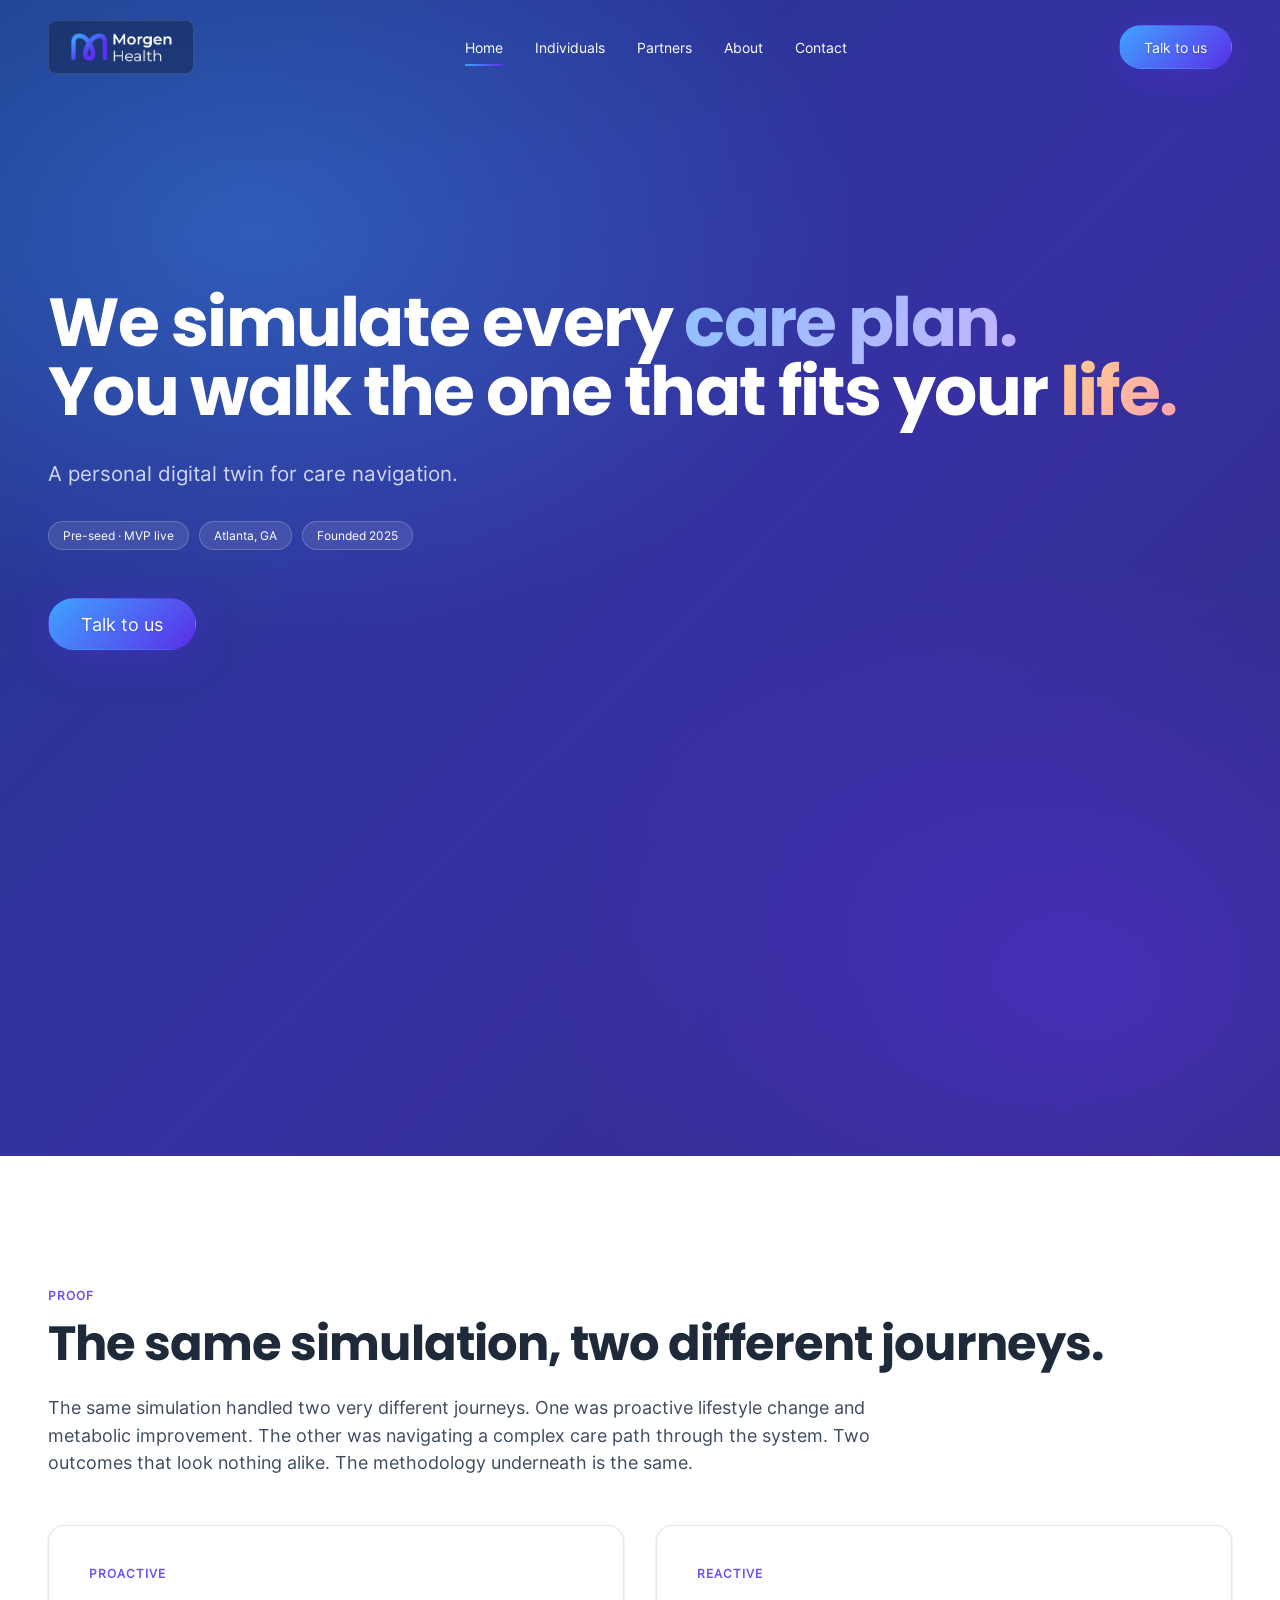
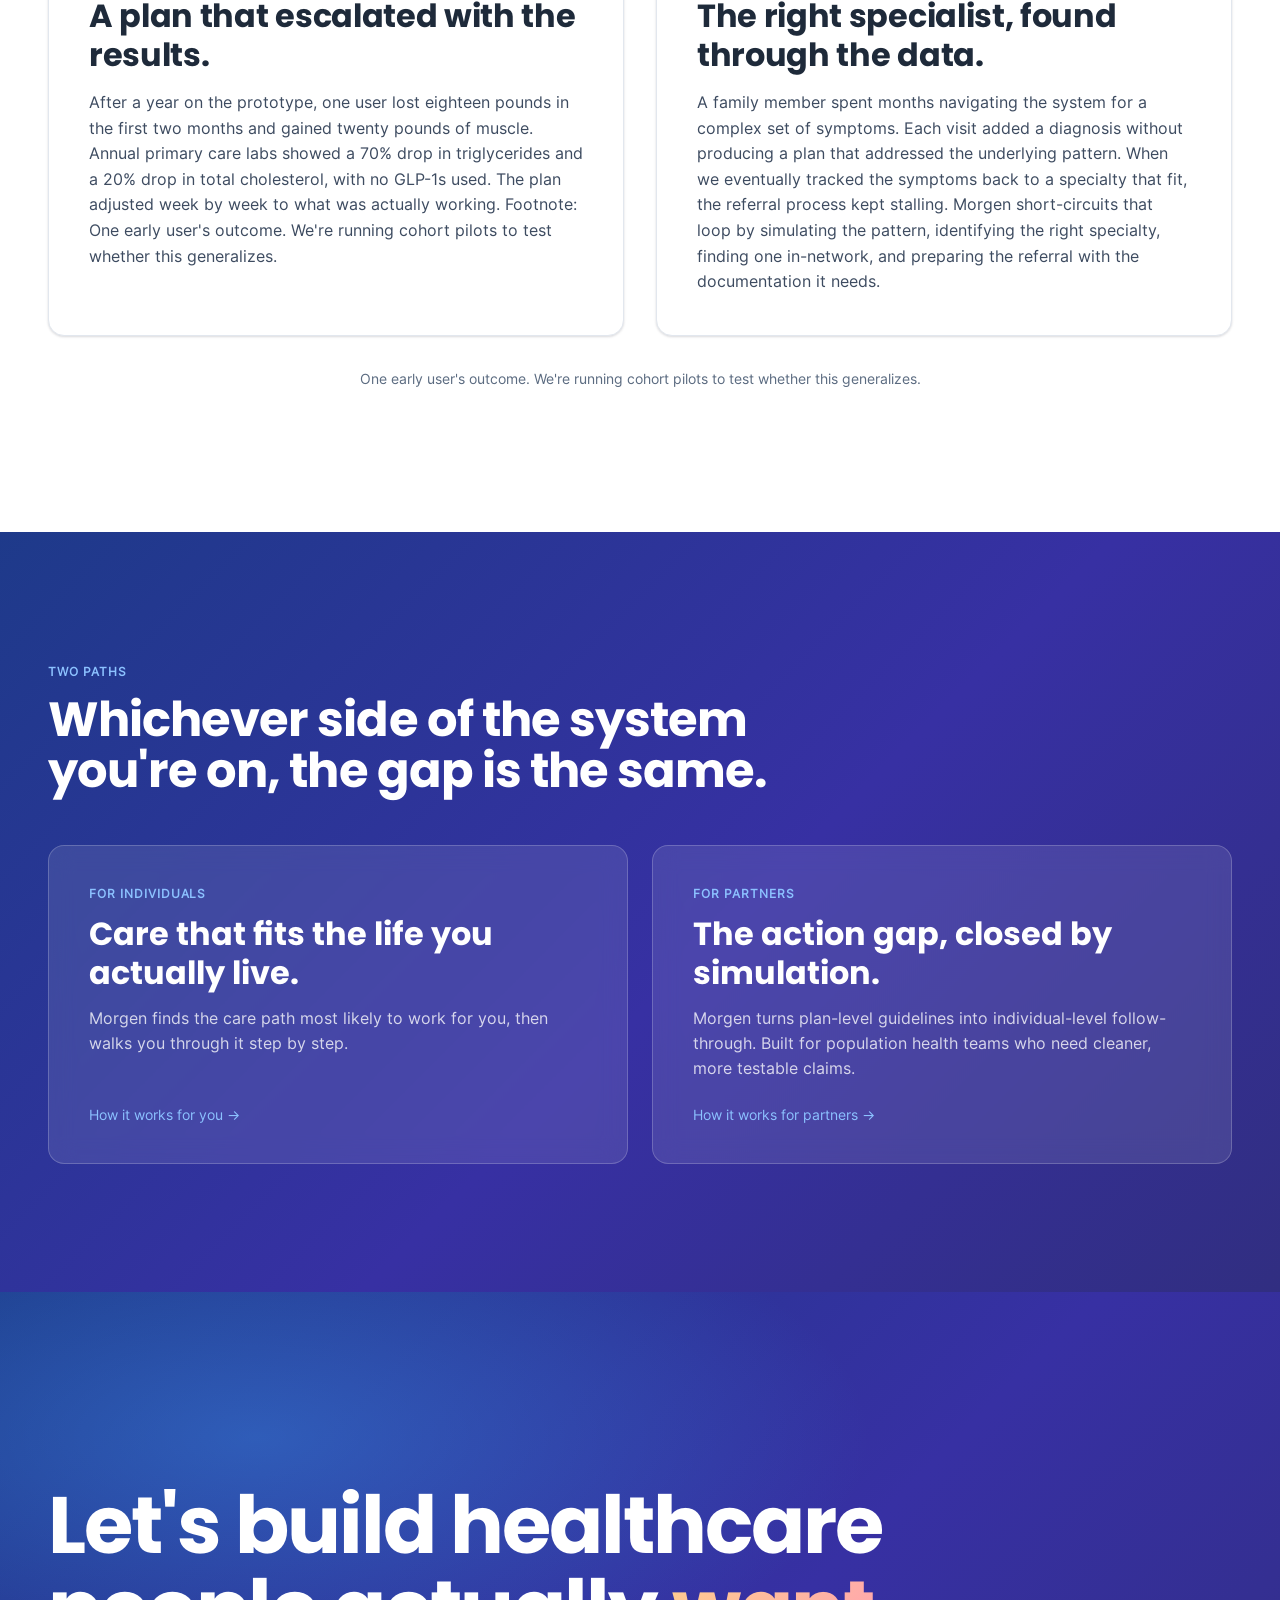
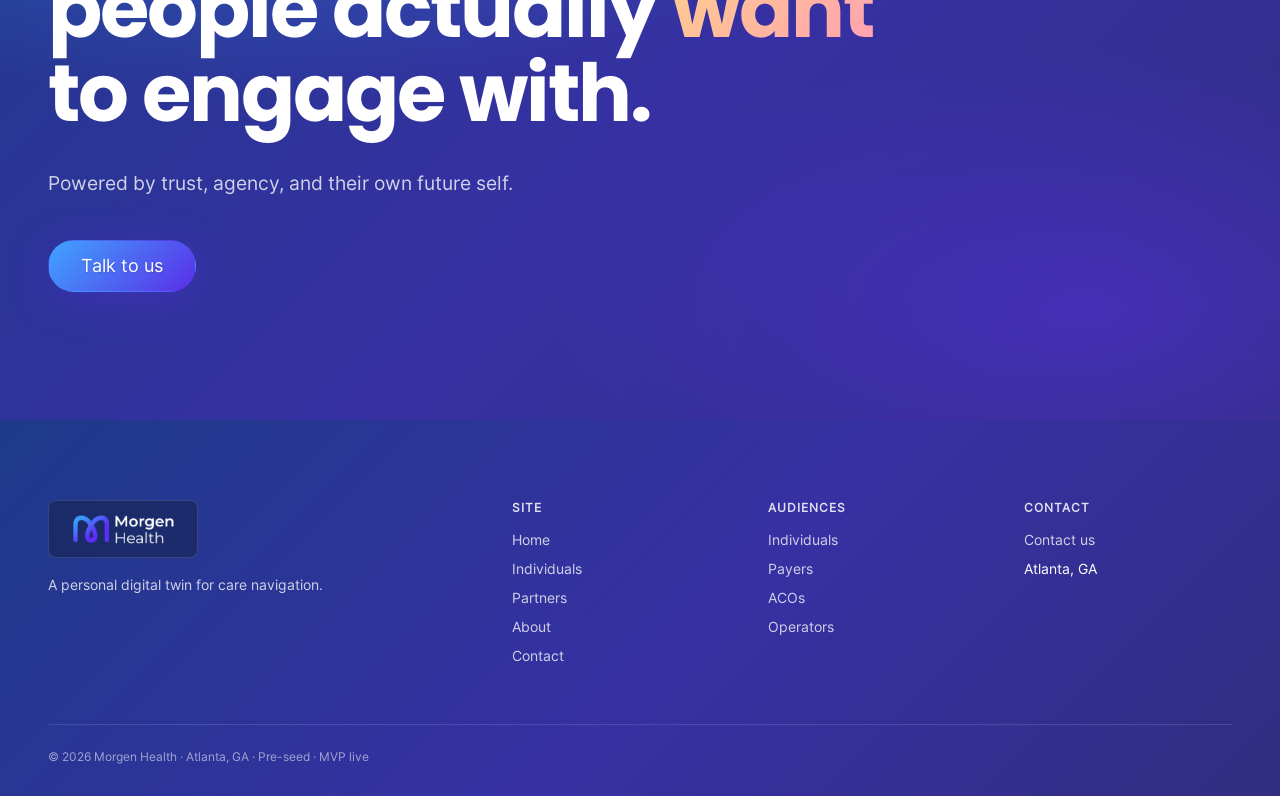
<file: index.html>
<!doctype html>
<html lang="en">
<head>
  <meta charset="utf-8">
  <meta name="viewport" content="width=device-width, initial-scale=1">
  <title>Morgen Health</title>
  <meta name="description" content="We simulate every care plan. You walk the one that fits your life. A personal digital twin for care navigation.">
  <meta property="og:title" content="Morgen Health">
  <meta property="og:description" content="We simulate every care plan. You walk the one that fits your life.">
  <meta property="og:type" content="website">
  <link rel="icon" href="assets/logos/morgen-mark.png" type="image/png">
  <link rel="stylesheet" href="styles/site.css">
</head>
<body>

  <a class="skip-link" href="#main-content">Skip to main content</a>

  <nav class="nav" aria-label="Primary">
    <a href="index.html" class="nav__logo" aria-label="Morgen Health home">
      <img class="logo-light" src="assets/logos/morgen-logo-horizontal-dark.png" alt="Morgen Health">
      <img class="logo-dark"  src="assets/logos/morgen-logo-horizontal.png" alt="Morgen Health">
    </a>
    <div class="nav__links">
      <a class="nav__link is-active" href="index.html">Home</a>
      <a class="nav__link" href="individuals.html">Individuals</a>
      <a class="nav__link" href="partners.html">Partners</a>
      <a class="nav__link" href="about.html">About</a>
      <a class="nav__link" href="contact.html">Contact</a>
    </div>
    <a class="btn btn--primary nav__cta" href="contact.html">Talk to us</a>
    <button class="nav__hamburger" aria-label="Open menu" aria-expanded="false">
      <svg width="24" height="24" viewBox="0 0 24 24" fill="none" stroke="currentColor" stroke-width="2" stroke-linecap="round" stroke-linejoin="round"><line x1="3" y1="6" x2="21" y2="6"/><line x1="3" y1="12" x2="21" y2="12"/><line x1="3" y1="18" x2="21" y2="18"/></svg>
    </button>
  </nav>
  <div class="nav__overlay" aria-hidden="true">
    <a class="nav__link is-active" href="index.html">Home</a>
    <a class="nav__link" href="individuals.html">Individuals</a>
    <a class="nav__link" href="partners.html">Partners</a>
    <a class="nav__link" href="about.html">About</a>
    <a class="nav__link" href="contact.html">Contact</a>
    <a class="btn btn--primary btn--lg nav__cta" href="contact.html">Talk to us</a>
  </div>

  <!-- Hero -->
  <header id="main-content" class="section section-grad">
    <div class="container hero">
      <h1 class="hero__headline">
        We simulate every <span class="text-grad-cool">care&nbsp;plan.</span><br>
        You walk the one that fits&nbsp;your&nbsp;<span class="text-grad-warm">life.</span>
      </h1>
      <p class="hero__sub">A personal digital twin for care navigation.</p>
      <div class="hero__pills">
        <span class="pill pill--dark">Pre-seed · MVP live</span>
        <span class="pill pill--dark">Atlanta, GA</span>
        <span class="pill pill--dark">Founded 2025</span>
      </div>
      <a class="btn btn--primary btn--lg hero__cta" href="contact.html">Talk to us</a>
    </div>
  </header>

  <!-- Dual proof -->
  <section class="section section-light">
    <div class="container">
      <div class="section__head">
        <span class="eyebrow section__eyebrow">Proof</span>
        <h2 class="section__title">The same simulation, two different journeys.</h2>
        <p class="section__lead">The same simulation handled two very different journeys. One was proactive lifestyle change and metabolic improvement. The other was navigating a complex care path through the system. Two outcomes that look nothing alike. The methodology underneath is the same.</p>
      </div>

      <div class="proof-grid">
        <div class="card-light proof-card">
          <span class="eyebrow">Proactive</span>
          <h3 class="proof-card__title">A plan that escalated with the results.</h3>
          <p class="proof-card__body">After a year on the prototype, one user lost eighteen pounds in the first two months and gained twenty pounds of muscle. Annual primary care labs showed a 70% drop in triglycerides and a 20% drop in total cholesterol, with no GLP-1s used. The plan adjusted week by week to what was actually working.

          Footnote:  One early user's outcome. We're running cohort pilots to test
           whether this generalizes.</p>
        </div>
        <div class="card-light proof-card">
          <span class="eyebrow">Reactive</span>
          <h3 class="proof-card__title">The right specialist, found through the data.</h3>
          <p class="proof-card__body">A family member spent months navigating the system for a complex set of symptoms. Each visit added a diagnosis without producing a plan that addressed the underlying pattern. When we eventually tracked the symptoms back to a specialty that fit, the referral process kept stalling. Morgen short-circuits that loop by simulating the pattern, identifying the right specialty, finding one in-network, and preparing the referral with the documentation it needs.</p>
        </div>
      </div>

     <p class="proof-footnote">One early user's outcome. We're running cohort pilots to test whether this generalizes.</p>
    </div>
  </section>

  <!-- Audience routing -->
  <section class="section section-ink">
    <div class="container">
      <div class="section__head">
        <span class="eyebrow section__eyebrow">Two paths</span>
        <h2 class="section__title">Whichever side of the system you're on, the gap is the same.</h2>
      </div>

      <div class="route-grid">
        <a class="route-card" href="individuals.html">
          <span class="route-card__eyebrow">For individuals</span>
          <h3 class="route-card__title">Care that fits the life you actually live.</h3>
          <p class="route-card__body">Morgen finds the care path most likely to work for you, then walks you through it step by step.</p>
          <span class="route-card__cta">How it works for you →</span>
        </a>
        <a class="route-card" href="partners.html">
          <span class="route-card__eyebrow">For partners</span>
          <h3 class="route-card__title">The action gap, closed by simulation.</h3>
          <p class="route-card__body">Morgen turns plan-level guidelines into individual-level follow-through. Built for population health teams who need cleaner, more testable claims.</p>
          <span class="route-card__cta">How it works for partners →</span>
        </a>
      </div>
    </div>
  </section>

  <!-- Final CTA -->
  <section class="section section-grad">
    <div class="container final-cta">
      <h2 class="final-cta__headline">
        Let's build healthcare<br>
        people actually <span class="text-grad-warm">want</span><br>
        to engage with.
      </h2>
      <p class="final-cta__sub">Powered by trust, agency, and their own future self.</p>
      <a class="btn btn--primary btn--lg" href="contact.html">Talk to us</a>
    </div>
  </section>

  <!-- Footer -->
  <footer class="footer">
    <div class="footer__grid">
      <div class="footer__brand">
        <img src="assets/logos/morgen-logo-horizontal-dark.png" alt="Morgen Health">
        <p>A personal digital twin for care navigation.</p>
      </div>
      <div class="footer__col">
        <h4>Site</h4>
        <ul>
          <li><a href="index.html">Home</a></li>
          <li><a href="individuals.html">Individuals</a></li>
          <li><a href="partners.html">Partners</a></li>
          <li><a href="about.html">About</a></li>
          <li><a href="contact.html">Contact</a></li>
        </ul>
      </div>
      <div class="footer__col">
        <h4>Audiences</h4>
        <ul>
          <li><a href="individuals.html">Individuals</a></li>
          <li><a href="partners.html">Payers</a></li>
          <li><a href="partners.html">ACOs</a></li>
          <li><a href="partners.html">Operators</a></li>
        </ul>
      </div>
      <div class="footer__col">
        <h4>Contact</h4>
        <ul>
          <li><a href="contact.html">Contact us</a></li>
          <li>Atlanta, GA</li>
        </ul>
      </div>
    </div>
    <div class="footer__bottom">© 2026 Morgen Health · Atlanta, GA · Pre-seed · MVP live</div>
  </footer>

  <script src="js/nav.js"></script>
</body>
</html>
</file>
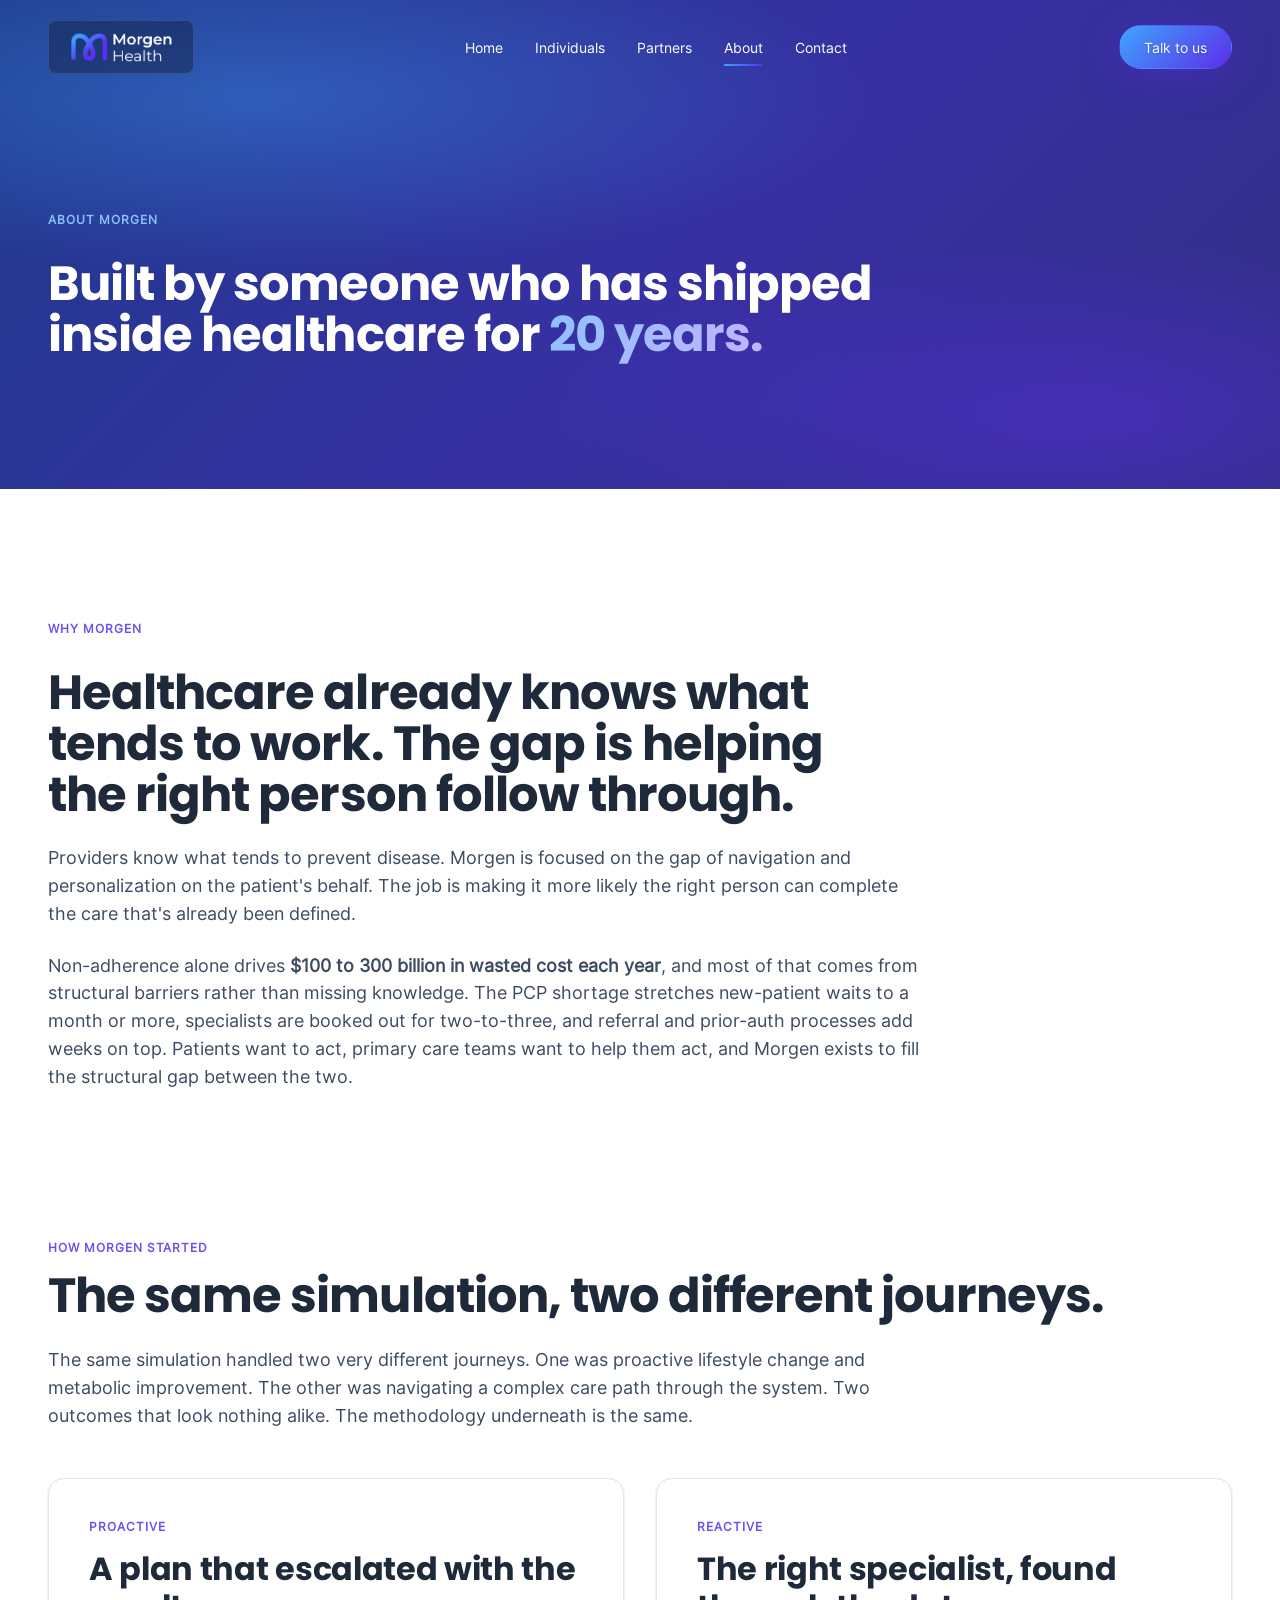
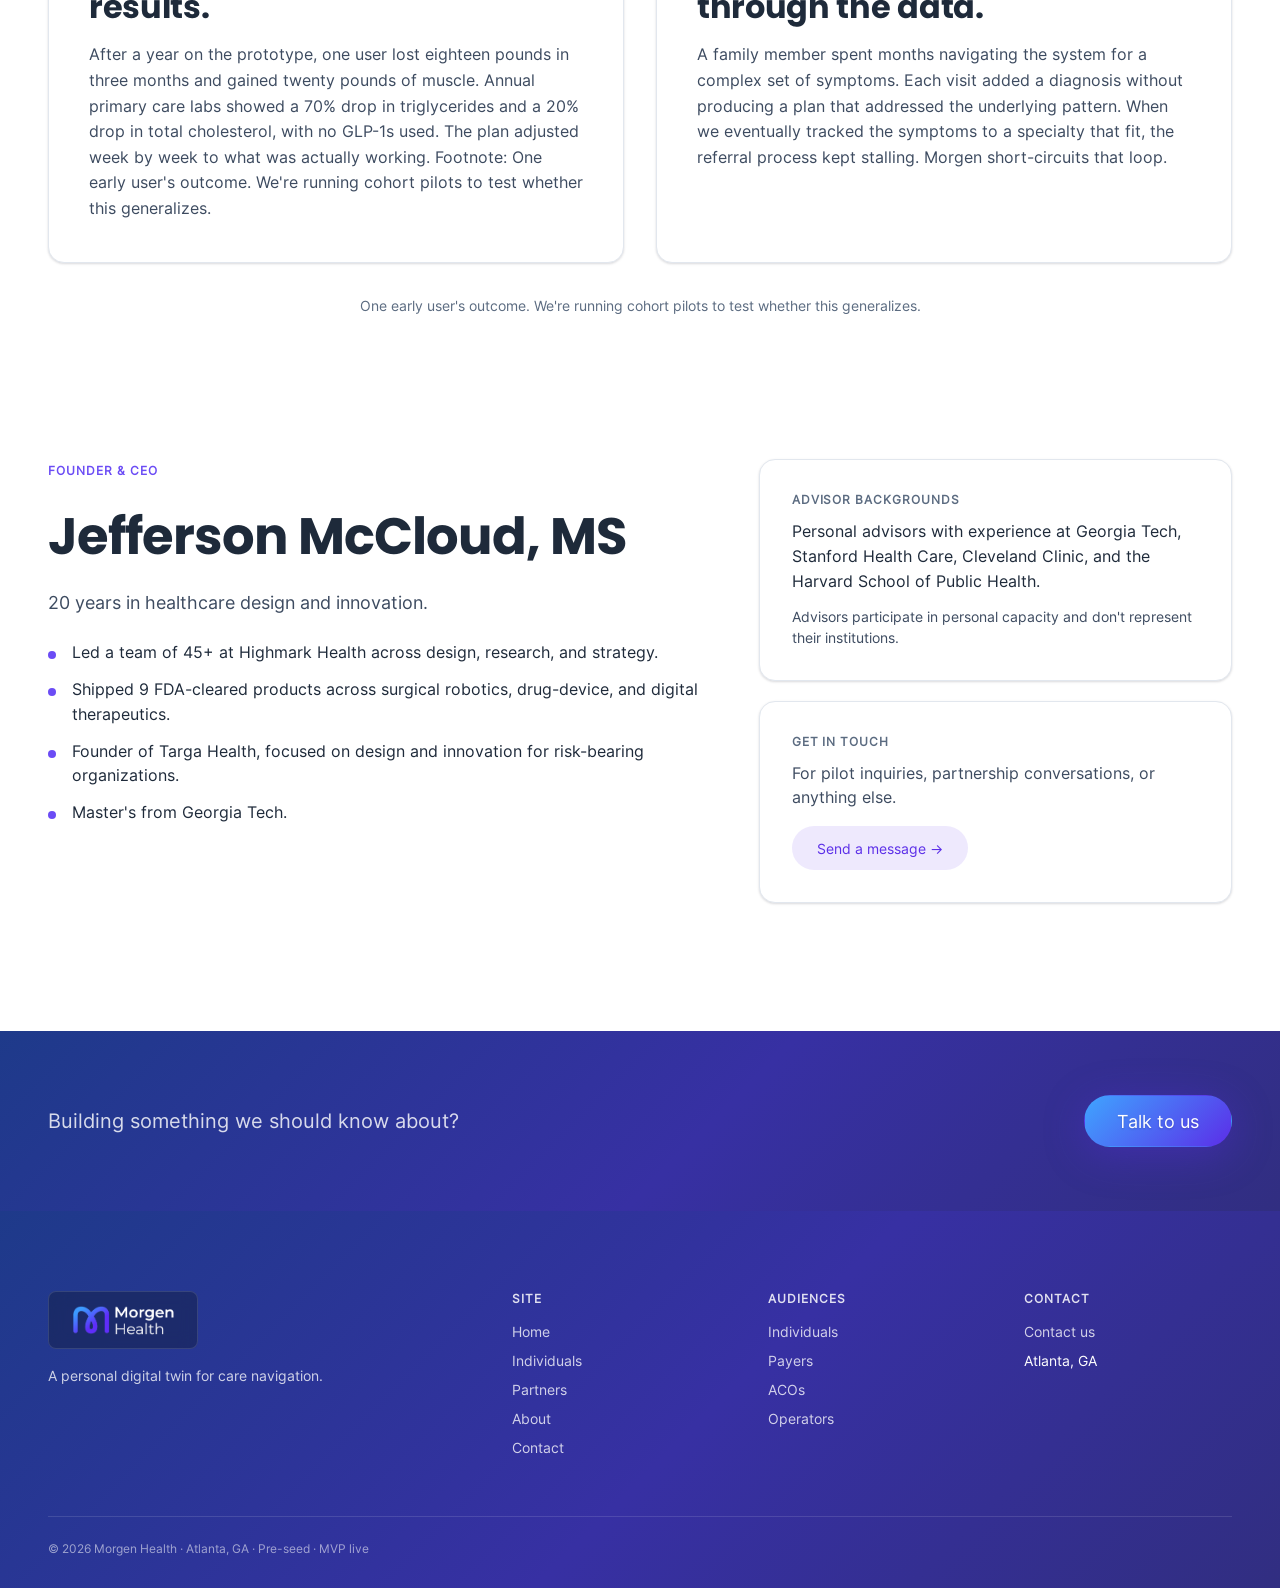
<file: about.html>
<!doctype html>
<html lang="en">
<head>
  <meta charset="utf-8">
  <meta name="viewport" content="width=device-width, initial-scale=1">
  <title>About — Morgen Health</title>
  <meta name="description" content="Morgen Health is built by Jefferson McCloud, with 20 years in healthcare design and innovation. The company started with two lived experiences and a single methodology.">
  <link rel="icon" href="assets/logos/morgen-mark.png" type="image/png">
  <link rel="stylesheet" href="styles/site.css">
</head>
<body>

  <a class="skip-link" href="#main-content">Skip to main content</a>

  <nav class="nav" aria-label="Primary">
    <a href="index.html" class="nav__logo" aria-label="Morgen Health home">
      <img class="logo-light" src="assets/logos/morgen-logo-horizontal-dark.png" alt="Morgen Health">
      <img class="logo-dark"  src="assets/logos/morgen-logo-horizontal.png" alt="Morgen Health">
    </a>
    <div class="nav__links">
      <a class="nav__link" href="index.html">Home</a>
      <a class="nav__link" href="individuals.html">Individuals</a>
      <a class="nav__link" href="partners.html">Partners</a>
      <a class="nav__link is-active" href="about.html">About</a>
      <a class="nav__link" href="contact.html">Contact</a>
    </div>
    <a class="btn btn--primary nav__cta" href="contact.html">Talk to us</a>
    <button class="nav__hamburger" aria-label="Open menu" aria-expanded="false">
      <svg width="24" height="24" viewBox="0 0 24 24" fill="none" stroke="currentColor" stroke-width="2" stroke-linecap="round" stroke-linejoin="round"><line x1="3" y1="6" x2="21" y2="6"/><line x1="3" y1="12" x2="21" y2="12"/><line x1="3" y1="18" x2="21" y2="18"/></svg>
    </button>
  </nav>
  <div class="nav__overlay" aria-hidden="true">
    <a class="nav__link" href="index.html">Home</a>
    <a class="nav__link" href="individuals.html">Individuals</a>
    <a class="nav__link" href="partners.html">Partners</a>
    <a class="nav__link is-active" href="about.html">About</a>
    <a class="nav__link" href="contact.html">Contact</a>
    <a class="btn btn--primary btn--lg nav__cta" href="contact.html">Talk to us</a>
  </div>

  <!-- Hero -->
  <header id="main-content" class="section section-grad">
    <div class="container" style="padding-top: 80px;">
      <span class="eyebrow section__eyebrow">About Morgen</span>
      <h1 class="section__title" style="margin-top: 16px;">
        Built by someone who has shipped inside healthcare for <span class="text-grad-cool">20 years.</span>
      </h1>
    </div>
  </header>

  <!-- Why Morgen -->
  <section class="section section-light">
    <div class="container">
      <span class="eyebrow section__eyebrow">Why Morgen</span>
      <h2 class="section__title" style="margin-top: 16px; font-size: clamp(28px, 4vw, 48px);">
        Healthcare already knows what tends to work. The gap is helping the right person follow through.
      </h2>
      <p class="section__lead" style="margin-top: 24px;">
        Providers know what tends to prevent disease. Morgen is focused on the gap of navigation and personalization on the patient's behalf. The job is making it more likely the right person can complete the care that's already been defined.
      </p>
      <p class="section__lead">
        Non-adherence alone drives <strong>$100 to 300 billion in wasted cost each year</strong>, and most of that comes from structural barriers rather than missing knowledge. The PCP shortage stretches new-patient waits to a month or more, specialists are booked out for two-to-three, and referral and prior-auth processes add weeks on top. Patients want to act, primary care teams want to help them act, and Morgen exists to fill the structural gap between the two.
      </p>
    </div>
  </section>

  <!-- How Morgen started (dual-origin story) -->
  <section class="section section-light" style="padding-top: 0;">
    <div class="container">
      <div class="section__head">
        <span class="eyebrow section__eyebrow">How Morgen started</span>
        <h2 class="section__title">The same simulation, two different journeys.</h2>
        <p class="section__lead">
          The same simulation handled two very different journeys. One was proactive lifestyle change and metabolic improvement. The other was navigating a complex care path through the system. Two outcomes that look nothing alike. The methodology underneath is the same.
        </p>
      </div>

      <div class="proof-grid">
        <div class="card-light proof-card">
          <span class="eyebrow">Proactive</span>
          <h3 class="proof-card__title">A plan that escalated with the results.</h3>
          <p class="proof-card__body">After a year on the prototype, one user lost eighteen pounds in three months and gained twenty pounds of muscle. Annual primary care labs showed a 70% drop in triglycerides and a 20% drop in total cholesterol, with no GLP-1s used. The plan adjusted week by week to what was actually working. 

          Footnote:  One early user's outcome. We're running cohort pilots to test whether this generalizes.</p>
        </div>
        <div class="card-light proof-card">
          <span class="eyebrow">Reactive</span>
          <h3 class="proof-card__title">The right specialist, found through the data.</h3>
          <p class="proof-card__body">A family member spent months navigating the system for a complex set of symptoms. Each visit added a diagnosis without producing a plan that addressed the underlying pattern. When we eventually tracked the symptoms to a specialty that fit, the referral process kept stalling. Morgen short-circuits that loop.</p>
        </div>
      </div>

      <p class="proof-footnote">One early user's outcome. We're running cohort pilots to test whether this generalizes.</p>
    </div>
  </section>

  <!-- Founder -->
  <section class="section section-light" style="padding-top: 0;">
    <div class="container">
      <div class="founder-grid">
        <div>
          <span class="eyebrow section__eyebrow">Founder &amp; CEO</span>
          <h2 style="font-family: var(--font-display); font-size: clamp(32px, 4vw, 56px); font-weight: 700; line-height: 1.06; letter-spacing: -0.02em; margin: 16px 0 24px;">Jefferson McCloud, MS</h2>
          <p class="section__lead" style="margin-top: 0;">20 years in healthcare design and innovation.</p>

          <ul class="bullet-list">
            <li>Led a team of 45+ at Highmark Health across design, research, and strategy.</li>
            <li>Shipped 9 FDA-cleared products across surgical robotics, drug-device, and digital therapeutics.</li>
            <li>Founder of Targa Health, focused on design and innovation for risk-bearing organizations.</li>
            <li>Master's from Georgia Tech.</li>
          </ul>
        </div>

        <div style="display: flex; flex-direction: column; gap: 20px;">
          <div class="card-light">
            <div class="caption" style="text-transform: uppercase; letter-spacing: 0.08em; font-weight: 600; font-size: 12px; color: var(--ink-600); margin-bottom: 12px;">Advisor backgrounds</div>
            <p style="margin: 0 0 12px; color: var(--ink-900); font-weight: 500; line-height: 1.55;">
              Personal advisors with experience at Georgia Tech, Stanford Health Care, Cleveland Clinic, and the Harvard School of Public Health.
            </p>
            <p style="margin: 0; color: var(--ink-700); font-size: 14px; line-height: 1.5;">
              Advisors participate in personal capacity and don't represent their institutions.
            </p>
          </div>
          <div class="card-light">
            <div class="caption" style="text-transform: uppercase; letter-spacing: 0.08em; font-weight: 600; font-size: 12px; color: var(--ink-600); margin-bottom: 12px;">Get in touch</div>
            <p style="margin: 0 0 16px; color: var(--ink-700); line-height: 1.55;">
              For pilot inquiries, partnership conversations, or anything else.
            </p>
            <a class="btn btn--secondary" href="contact.html">Send a message →</a>
          </div>
        </div>
      </div>
    </div>
  </section>

  <!-- CTA strip -->
  <section class="section section-ink" style="padding-top: 64px; padding-bottom: 64px;">
    <div class="container">
      <div style="display: flex; flex-wrap: wrap; align-items: center; justify-content: space-between; gap: 24px;">
        <p class="lead" style="margin: 0; max-width: 720px;">
          Building something we should know about?
        </p>
        <a class="btn btn--primary btn--lg" href="contact.html">Talk to us</a>
      </div>
    </div>
  </section>

  <!-- Footer -->
  <footer class="footer">
    <div class="footer__grid">
      <div class="footer__brand">
        <img src="assets/logos/morgen-logo-horizontal-dark.png" alt="Morgen Health">
        <p>A personal digital twin for care navigation.</p>
      </div>
      <div class="footer__col">
        <h4>Site</h4>
        <ul>
          <li><a href="index.html">Home</a></li>
          <li><a href="individuals.html">Individuals</a></li>
          <li><a href="partners.html">Partners</a></li>
          <li><a href="about.html">About</a></li>
          <li><a href="contact.html">Contact</a></li>
        </ul>
      </div>
      <div class="footer__col">
        <h4>Audiences</h4>
        <ul>
          <li><a href="individuals.html">Individuals</a></li>
          <li><a href="partners.html">Payers</a></li>
          <li><a href="partners.html">ACOs</a></li>
          <li><a href="partners.html">Operators</a></li>
        </ul>
      </div>
      <div class="footer__col">
        <h4>Contact</h4>
        <ul>
          <li><a href="contact.html">Contact us</a></li>
          <li>Atlanta, GA</li>
        </ul>
      </div>
    </div>
    <div class="footer__bottom">© 2026 Morgen Health · Atlanta, GA · Pre-seed · MVP live</div>
  </footer>

  <script src="js/nav.js"></script>
</body>
</html>
</file>
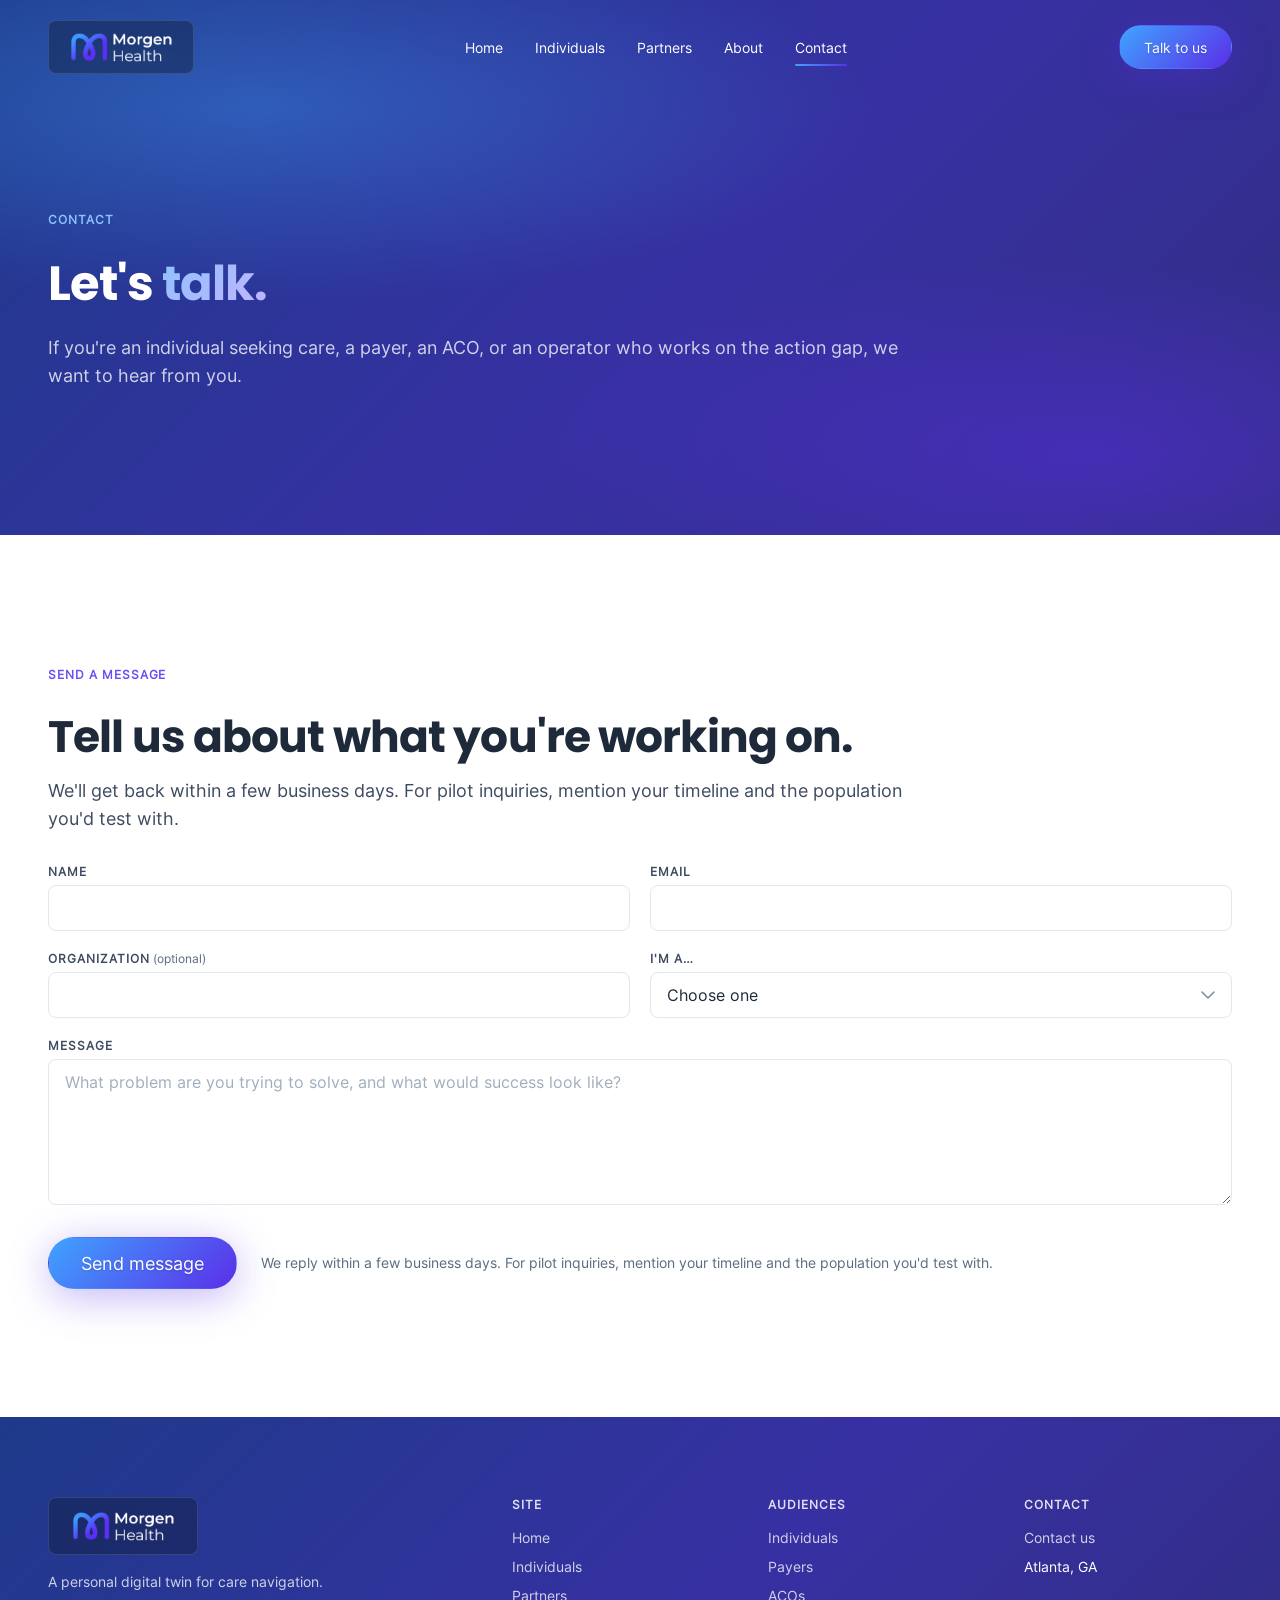
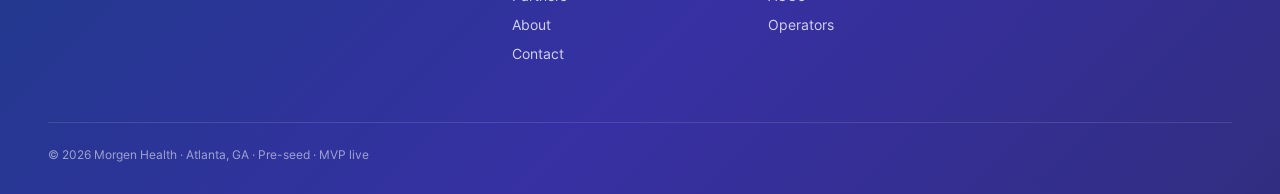
<file: contact.html>
<!doctype html>
<html lang="en">
<head>
  <meta charset="utf-8">
  <meta name="viewport" content="width=device-width, initial-scale=1">
  <title>Contact — Morgen Health</title>
  <meta name="description" content="Get in touch with Morgen Health. Send a message and we will get back within a few business days.">
  <link rel="icon" href="assets/logos/morgen-mark.png" type="image/png">
  <link rel="stylesheet" href="styles/site.css">
</head>
<body>

  <a class="skip-link" href="#main-content">Skip to main content</a>

  <nav class="nav" aria-label="Primary">
    <a href="index.html" class="nav__logo" aria-label="Morgen Health home">
      <img class="logo-light" src="assets/logos/morgen-logo-horizontal-dark.png" alt="Morgen Health">
      <img class="logo-dark"  src="assets/logos/morgen-logo-horizontal.png" alt="Morgen Health">
    </a>
    <div class="nav__links">
      <a class="nav__link" href="index.html">Home</a>
      <a class="nav__link" href="individuals.html">Individuals</a>
      <a class="nav__link" href="partners.html">Partners</a>
      <a class="nav__link" href="about.html">About</a>
      <a class="nav__link is-active" href="contact.html">Contact</a>
    </div>
    <a class="btn btn--primary nav__cta" href="#contact-form">Talk to us</a>
    <button class="nav__hamburger" aria-label="Open menu" aria-expanded="false">
      <svg width="24" height="24" viewBox="0 0 24 24" fill="none" stroke="currentColor" stroke-width="2" stroke-linecap="round" stroke-linejoin="round"><line x1="3" y1="6" x2="21" y2="6"/><line x1="3" y1="12" x2="21" y2="12"/><line x1="3" y1="18" x2="21" y2="18"/></svg>
    </button>
  </nav>
  <div class="nav__overlay" aria-hidden="true">
    <a class="nav__link" href="index.html">Home</a>
    <a class="nav__link" href="individuals.html">Individuals</a>
    <a class="nav__link" href="partners.html">Partners</a>
    <a class="nav__link" href="about.html">About</a>
    <a class="nav__link is-active" href="contact.html">Contact</a>
    <a class="btn btn--primary btn--lg nav__cta" href="#contact-form">Talk to us</a>
  </div>

  <!-- Hero (dark, so the nav is visible) -->
  <header id="main-content" class="section section-grad">
    <div class="container" style="padding-top: 80px;">
      <span class="eyebrow section__eyebrow">Contact</span>
      <h1 class="section__title" style="margin-top: 16px;">
        Let's <span class="text-grad-cool">talk.</span>
      </h1>
      <p class="section__lead">
        If you're an individual seeking care, a payer, an ACO, or an operator who works on the action gap, we want to hear from you.
      </p>
    </div>
  </header>

  <!-- Form -->
  <section class="section section-light" id="contact-form">
    <div class="container">
      <span class="eyebrow section__eyebrow">Send a message</span>
      <h2 class="section__title" style="font-size: clamp(28px, 4vw, 44px); margin-top: 16px;">
        Tell us about what you're working on.
      </h2>
      <p class="section__lead" style="margin-top: 16px;">
        We'll get back within a few business days. For pilot inquiries, mention your timeline and the population you'd test with.
      </p>
      <form class="contact-form" action="https://formspree.io/f/xnjwadla" method="POST" novalidate>
        <div class="form-row">
          <label class="form-field">
            <span class="form-label">Name</span>
            <input type="text" name="name" required autocomplete="name">
          </label>
          <label class="form-field">
            <span class="form-label">Email</span>
            <input type="email" name="email" required autocomplete="email">
          </label>
        </div>

        <div class="form-row">
          <label class="form-field">
            <span class="form-label">Organization <span class="form-optional">(optional)</span></span>
            <input type="text" name="organization" autocomplete="organization">
          </label>
          <label class="form-field">
            <span class="form-label">I'm a…</span>
            <select name="role" required>
              <option value="">Choose one</option>
              <option value="payer">Payer / MA plan</option>
              <option value="aco">ACO</option>
              <option value="operator">Operator / population health</option>
              <option value="partner">Digital health platform</option>
              <option value="advisor">Advisor / clinician</option>
              <option value="other">Other</option>
            </select>
          </label>
        </div>

        <label class="form-field">
          <span class="form-label">Message</span>
          <textarea name="message" rows="6" required placeholder="What problem are you trying to solve, and what would success look like?"></textarea>
        </label>
        <input type="hidden" name="_next" value="https://www.morgenhealth.com/thanks.html">

        <!-- Honeypot (anti-spam, ignored by Formspree) -->
        <input type="text" name="_gotcha" style="display:none">

        <div class="form-actions">
          <button type="submit" class="btn btn--primary btn--lg">Send message</button>
          <p class="form-fallback">
            We reply within a few business days. For pilot inquiries, mention your timeline and the population you'd test with.
          </p>
        </div>
      </form>
    </div>
  </section>

  <!-- Footer -->
  <footer class="footer">
    <div class="footer__grid">
      <div class="footer__brand">
        <img src="assets/logos/morgen-logo-horizontal-dark.png" alt="Morgen Health">
        <p>A personal digital twin for care navigation.</p>
      </div>
      <div class="footer__col">
        <h4>Site</h4>
        <ul>
          <li><a href="index.html">Home</a></li>
          <li><a href="individuals.html">Individuals</a></li>
          <li><a href="partners.html">Partners</a></li>
          <li><a href="about.html">About</a></li>
          <li><a href="contact.html">Contact</a></li>
        </ul>
      </div>
      <div class="footer__col">
        <h4>Audiences</h4>
        <ul>
          <li><a href="individuals.html">Individuals</a></li>
          <li><a href="partners.html">Payers</a></li>
          <li><a href="partners.html">ACOs</a></li>
          <li><a href="partners.html">Operators</a></li>
        </ul>
      </div>
      <div class="footer__col">
        <h4>Contact</h4>
        <ul>
          <li><a href="contact.html">Contact us</a></li>
          <li>Atlanta, GA</li>
        </ul>
      </div>
    </div>
    <div class="footer__bottom">© 2026 Morgen Health · Atlanta, GA · Pre-seed · MVP live</div>
  </footer>

  <script src="js/nav.js"></script>
  <script>
  document.querySelector('.contact-form').addEventListener('submit', async function (e) {
    e.preventDefault();
    var form = e.target;
    var btn = form.querySelector('button[type="submit"]');
    var original = btn.textContent;
    btn.textContent = 'Sending...';
    btn.disabled = true;

    try {
      var response = await fetch(form.action, {
        method: 'POST',
        body: new FormData(form),
        headers: { 'Accept': 'application/json' }
      });

      if (response.ok) {
        window.location.href = '/thanks.html';
      } else {
        btn.textContent = original;
        btn.disabled = false;
        alert('Something went wrong. Try again or email info@morgenhealth.com.');
      }
    } catch (err) {
      btn.textContent = original;
      btn.disabled = false;
      alert('Something went wrong. Try again or email info@morgenhealth.com.');
    }
  });
  </script>
</body>
</html>
</file>
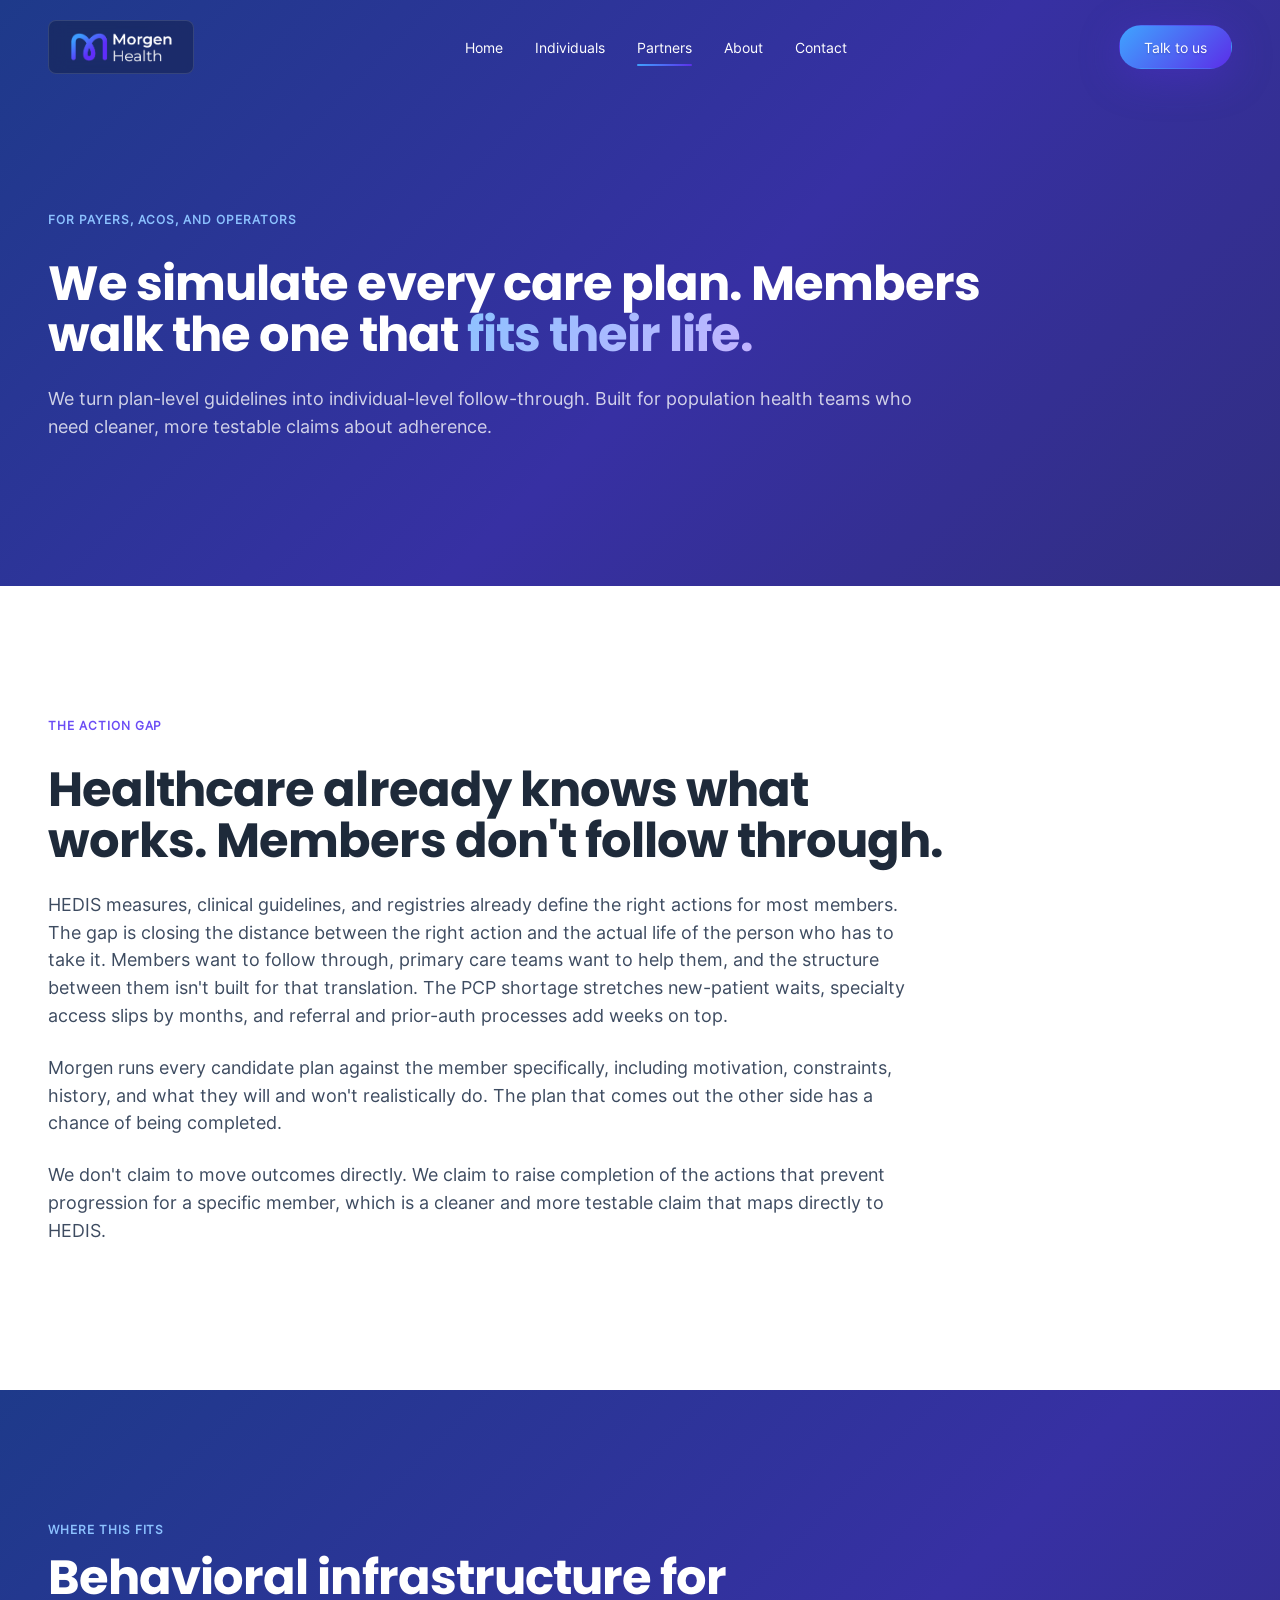
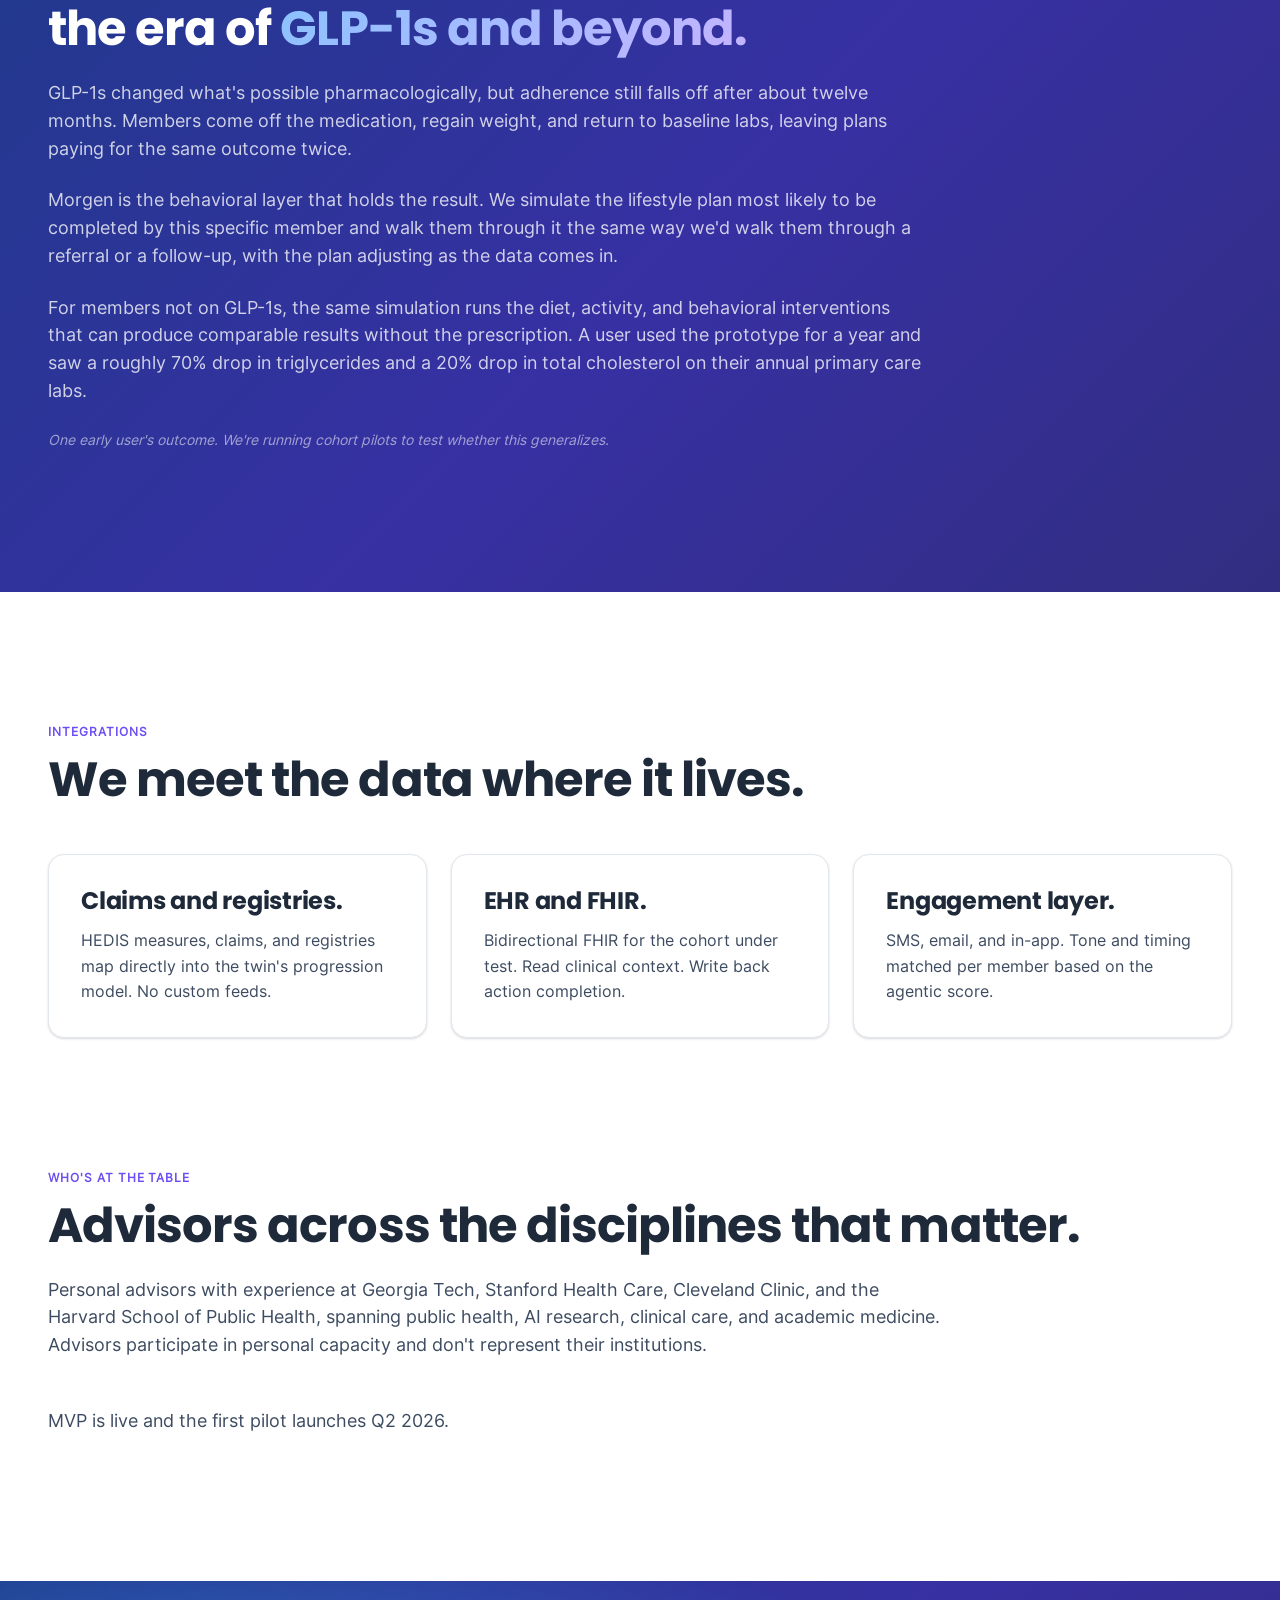
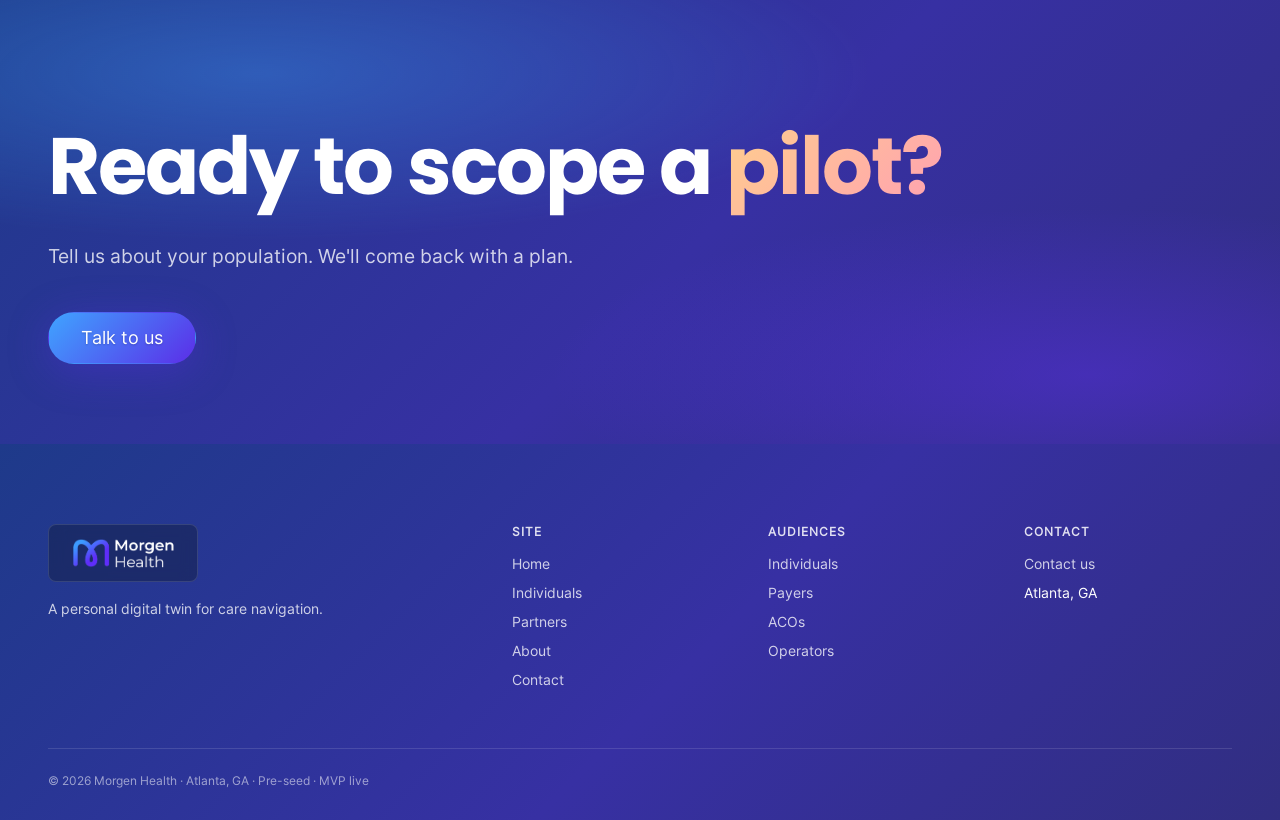
<file: for-partners.html>
<!doctype html>
<html lang="en">
<head>
  <meta charset="utf-8">
  <title>Redirecting to /partners.html</title>
  <meta http-equiv="refresh" content="0; url=partners.html">
  <link rel="canonical" href="partners.html">
  <script>window.location.replace('partners.html');</script>
</head>
<body>
  <p>This page has moved. <a href="partners.html">Continue to /partners.html</a>.</p>
</body>
</html>
</file>
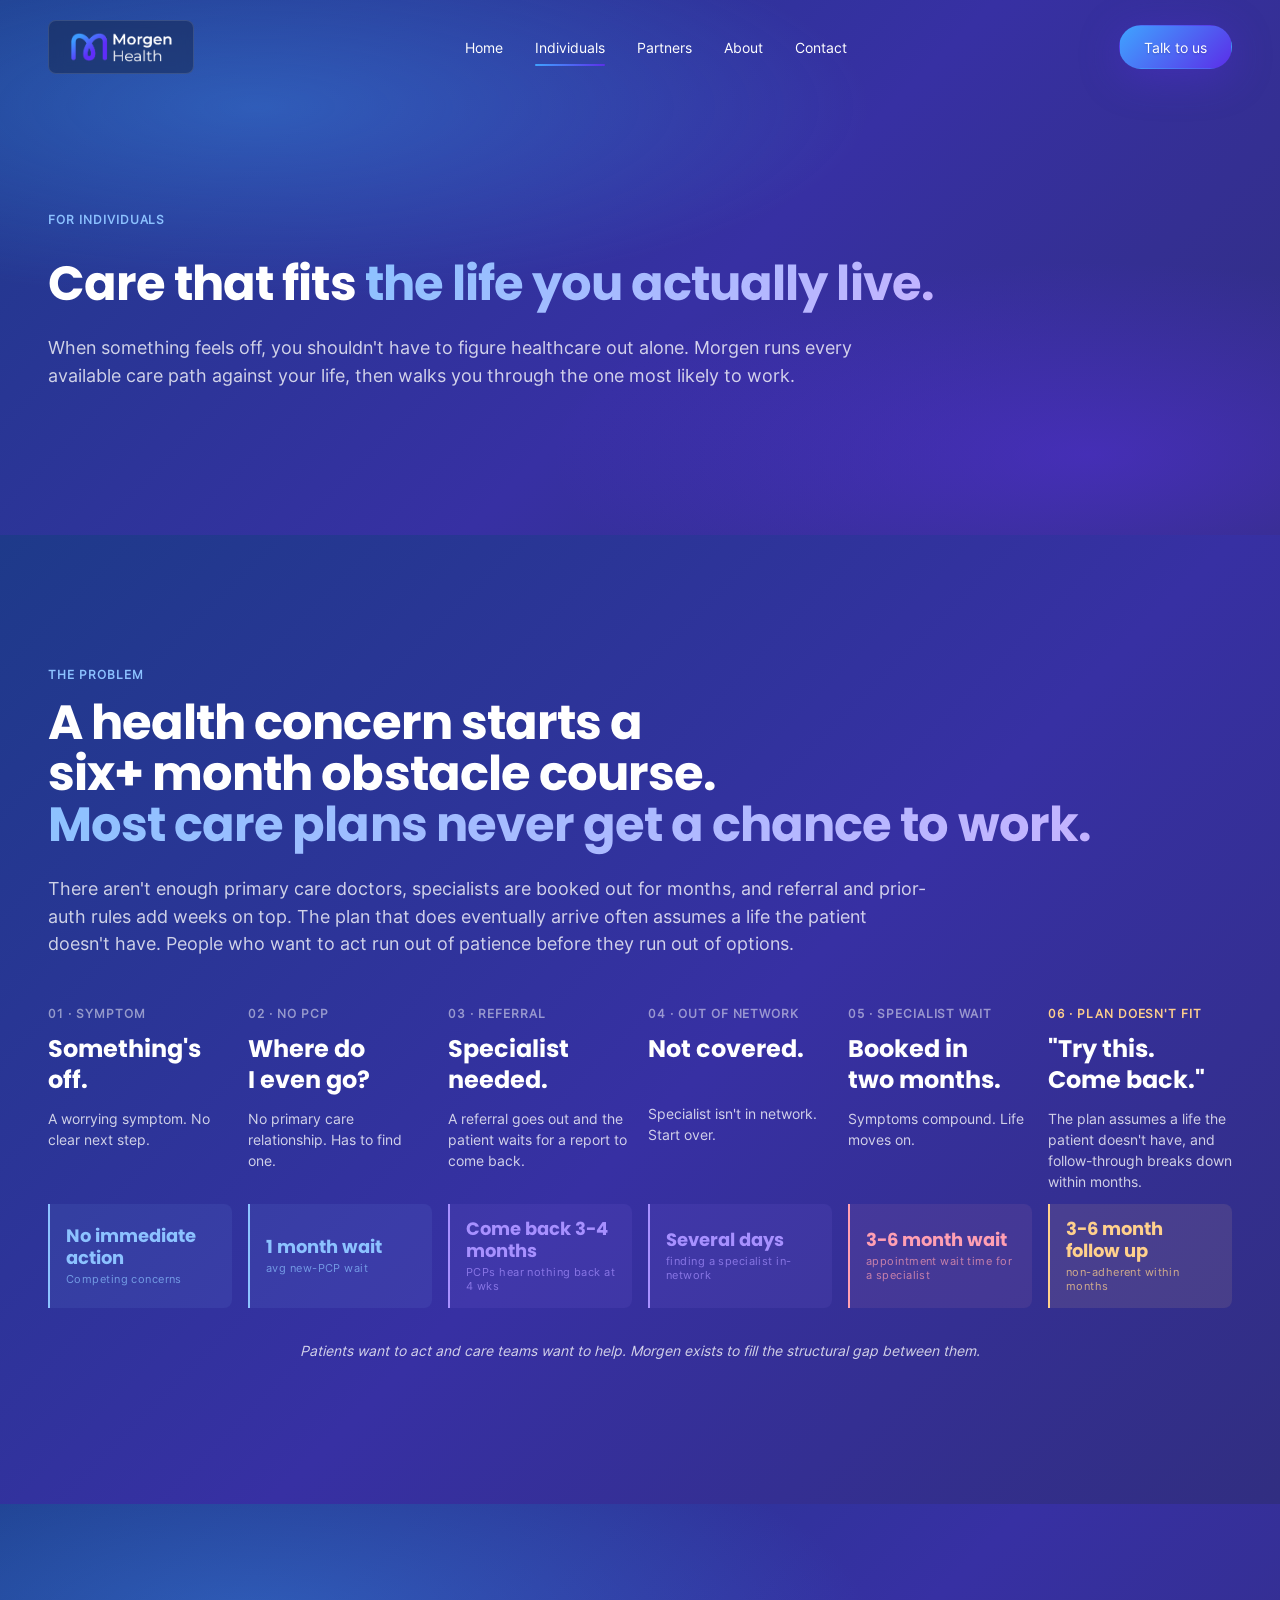
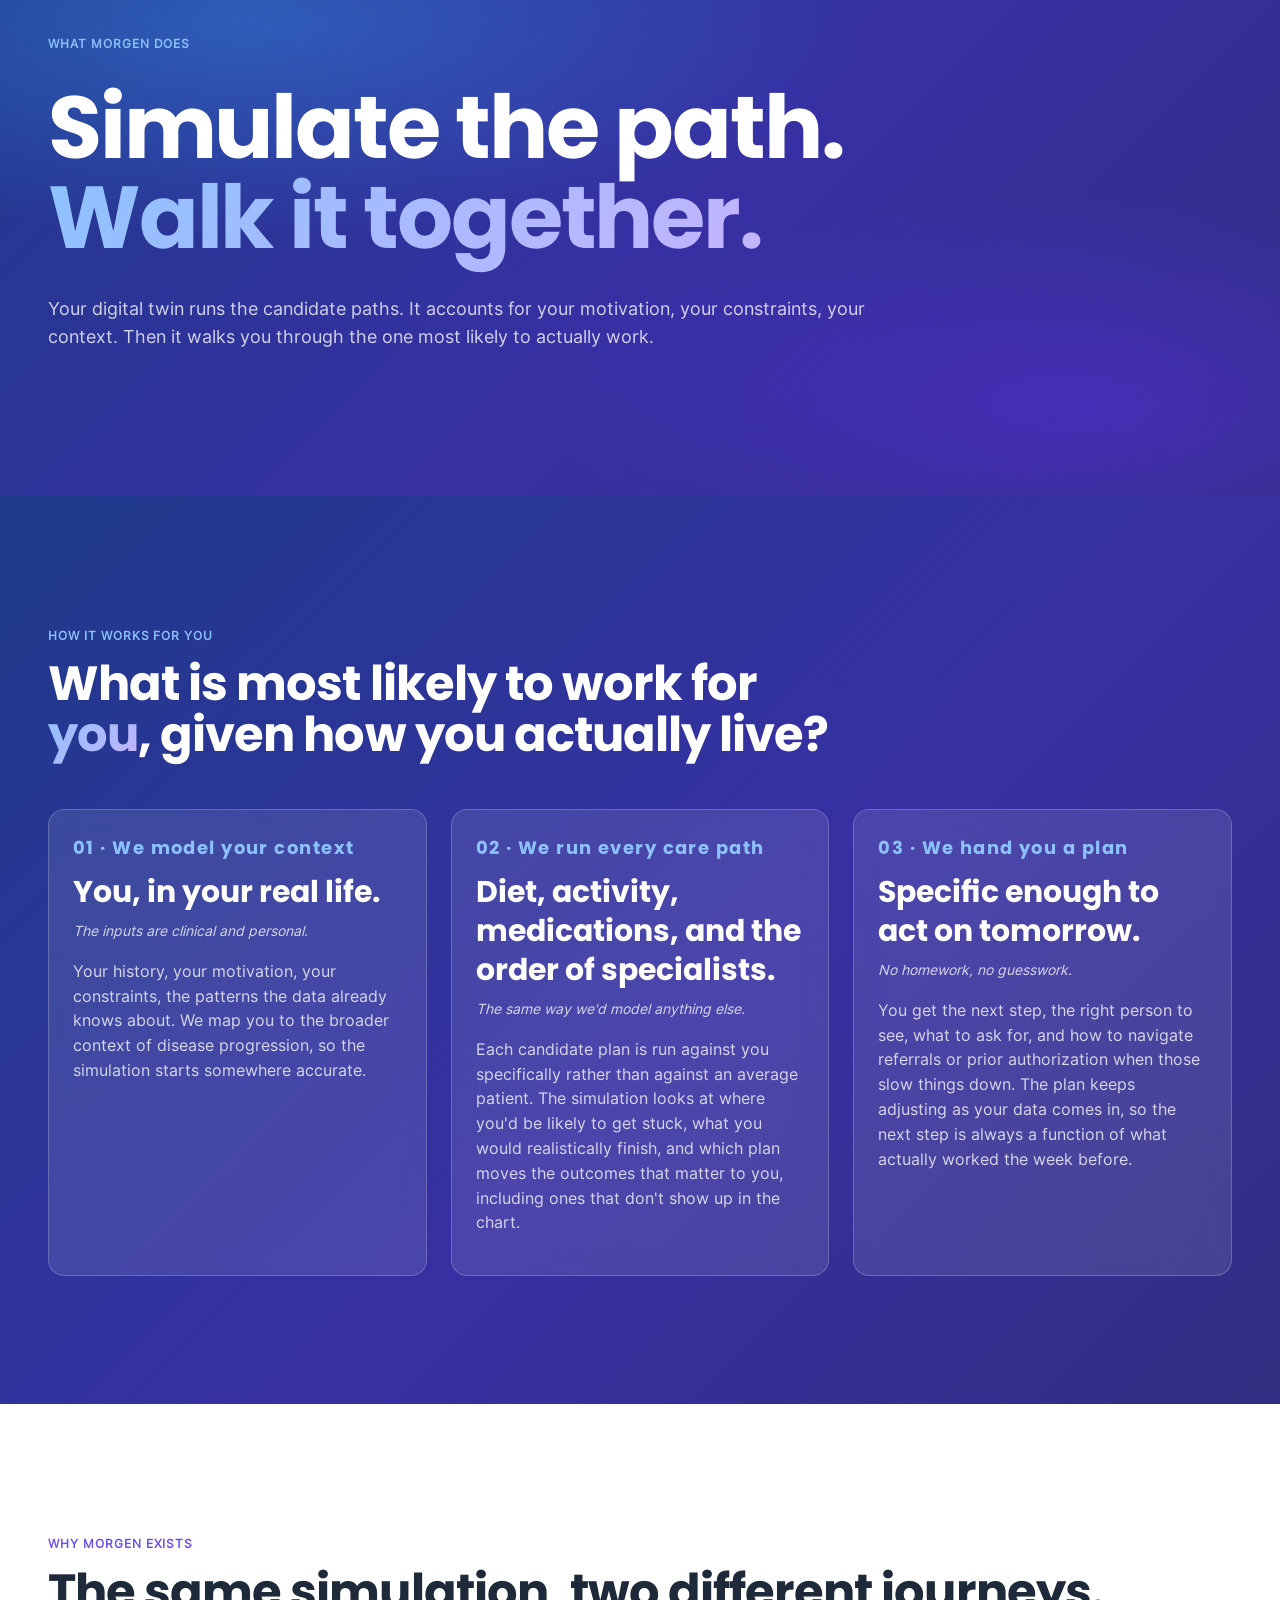
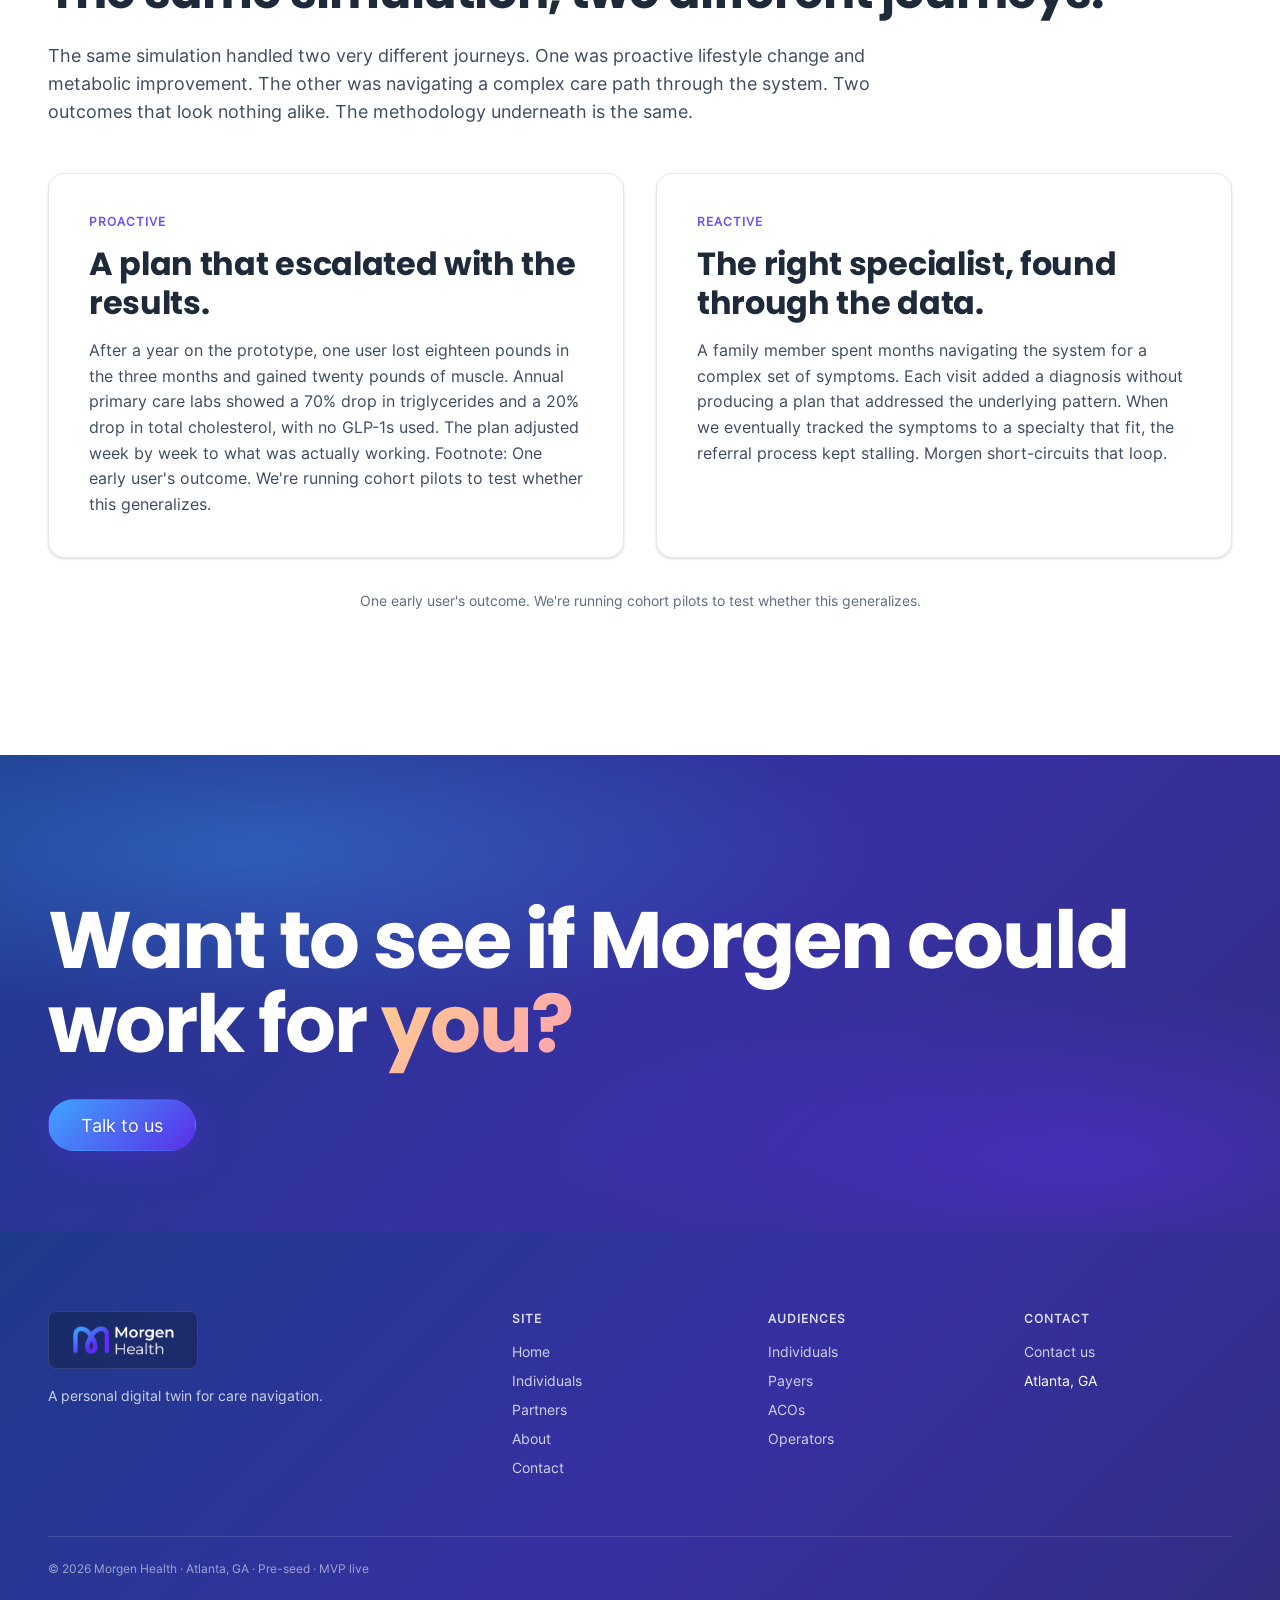
<file: individuals.html>
<!doctype html>
<html lang="en">
<head>
  <meta charset="utf-8">
  <meta name="viewport" content="width=device-width, initial-scale=1">
  <title>For individuals — Morgen Health</title>
  <meta name="description" content="Care that fits the life you actually live. A personal digital twin runs every available care path, then walks you through the one most likely to work for you.">
  <link rel="icon" href="assets/logos/morgen-mark.png" type="image/png">
  <link rel="stylesheet" href="styles/site.css">
</head>
<body>

  <a class="skip-link" href="#main-content">Skip to main content</a>

  <nav class="nav" aria-label="Primary">
    <a href="index.html" class="nav__logo" aria-label="Morgen Health home">
      <img class="logo-light" src="assets/logos/morgen-logo-horizontal-dark.png" alt="Morgen Health">
      <img class="logo-dark"  src="assets/logos/morgen-logo-horizontal.png" alt="Morgen Health">
    </a>
    <div class="nav__links">
      <a class="nav__link" href="index.html">Home</a>
      <a class="nav__link is-active" href="individuals.html">Individuals</a>
      <a class="nav__link" href="partners.html">Partners</a>
      <a class="nav__link" href="about.html">About</a>
      <a class="nav__link" href="contact.html">Contact</a>
    </div>
    <a class="btn btn--primary nav__cta" href="contact.html">Talk to us</a>
    <button class="nav__hamburger" aria-label="Open menu" aria-expanded="false">
      <svg width="24" height="24" viewBox="0 0 24 24" fill="none" stroke="currentColor" stroke-width="2" stroke-linecap="round" stroke-linejoin="round"><line x1="3" y1="6" x2="21" y2="6"/><line x1="3" y1="12" x2="21" y2="12"/><line x1="3" y1="18" x2="21" y2="18"/></svg>
    </button>
  </nav>
  <div class="nav__overlay" aria-hidden="true">
    <a class="nav__link" href="index.html">Home</a>
    <a class="nav__link is-active" href="individuals.html">Individuals</a>
    <a class="nav__link" href="partners.html">Partners</a>
    <a class="nav__link" href="about.html">About</a>
    <a class="nav__link" href="contact.html">Contact</a>
    <a class="btn btn--primary btn--lg nav__cta" href="contact.html">Talk to us</a>
  </div>

  <!-- Hero -->
  <header id="main-content" class="section section-grad">
    <div class="container" style="padding-top: 80px;">
      <span class="eyebrow section__eyebrow">For individuals</span>
      <h1 class="section__title" style="margin-top: 16px;">
        Care that fits <span class="text-grad-cool">the life you actually live.</span>
      </h1>
      <p class="section__lead">
        When something feels off, you shouldn't have to figure healthcare out alone. Morgen runs every available care path against your life, then walks you through the one most likely to work.
      </p>
    </div>
  </header>

  <!-- The problem -->
  <section class="section section-ink">
    <div class="container">
      <div class="section__head">
        <span class="eyebrow section__eyebrow">The problem</span>
        <h2 class="section__title">
          A health concern starts a six+ month obstacle course.<br>
          <span class="text-grad-cool">Most care plans never get a chance to work.</span>
        </h2>
        <p class="section__lead">
          There aren't enough primary care doctors, specialists are booked out for months, and referral and prior-auth rules add weeks on top. The plan that does eventually arrive often assumes a life the patient doesn't have. People who want to act run out of patience before they run out of options.
        </p>
      </div>

      <div class="timeline">
        <div class="stage stage--blue">
          <div class="stage__caption">01 · Symptom</div>
          <h3 class="stage__title">Something's off.</h3>
          <p class="stage__body">A worrying symptom. No clear next step.</p>
          <div class="stage__stat">
            <div class="stage__stat-top">No immediate action</div>
            <div class="stage__stat-sub">Competing concerns</div>
          </div>
        </div>
        <div class="stage stage--blue">
          <div class="stage__caption">02 · No PCP</div>
          <h3 class="stage__title">Where do I even go?</h3>
          <p class="stage__body">No primary care relationship. Has to find one.</p>
          <div class="stage__stat">
            <div class="stage__stat-top">1 month wait</div>
            <div class="stage__stat-sub">avg new-PCP wait</div>
          </div>
        </div>
        <div class="stage stage--purple">
          <div class="stage__caption">03 · Referral</div>
          <h3 class="stage__title">Specialist needed.</h3>
          <p class="stage__body">A referral goes out and the patient waits for a report to come back.</p>
          <div class="stage__stat">
            <div class="stage__stat-top">Come back 3-4 months</div>
            <div class="stage__stat-sub">PCPs hear nothing back at 4 wks</div>
          </div>
        </div>
        <div class="stage stage--purple">
          <div class="stage__caption">04 · Out of network</div>
          <h3 class="stage__title">Not covered.</h3>
          <p class="stage__body">Specialist isn't in network. Start over.</p>
          <div class="stage__stat">
            <div class="stage__stat-top">Several days</div>
            <div class="stage__stat-sub">finding a specialist in-network</div>
          </div>
        </div>
        <div class="stage stage--rose">
          <div class="stage__caption">05 · Specialist wait</div>
          <h3 class="stage__title">Booked in two months.</h3>
          <p class="stage__body">Symptoms compound. Life moves on.</p>
          <div class="stage__stat">
            <div class="stage__stat-top">3-6 month wait</div>
            <div class="stage__stat-sub">appointment wait time for a specialist</div>
          </div>
        </div>
        <div class="stage stage--peach">
          <div class="stage__caption">06 · Plan doesn't fit</div>
          <h3 class="stage__title">"Try this. Come back."</h3>
          <p class="stage__body">The plan assumes a life the patient doesn't have, and follow-through breaks down within months.</p>
          <div class="stage__stat">
            <div class="stage__stat-top">3-6 month follow up</div>
            <div class="stage__stat-sub">non-adherent within months</div>
          </div>
        </div>
      </div>

      <p class="timeline-closing">Patients want to act and care teams want to help. Morgen exists to fill the structural gap between them.</p>
    </div>
  </section>

  <!-- Solution -->
  <section class="section section-grad">
    <div class="container">
      <span class="eyebrow section__eyebrow">What Morgen does</span>
      <h2 class="hero__headline" style="font-size: clamp(40px, 7vw, 88px); margin-top: 16px;">
        Simulate the path.<br>
        <span class="text-grad-cool">Walk it together.</span>
      </h2>
      <p class="section__lead" style="margin-top: 32px;">
        Your digital twin runs the candidate paths. It accounts for your motivation, your constraints, your context. Then it walks you through the one most likely to actually work.
      </p>
    </div>
  </section>

  <!-- How it works (for individuals) -->
  <section class="section section-ink">
    <div class="container">
      <div class="section__head">
        <span class="eyebrow section__eyebrow">How it works for you</span>
        <h2 class="section__title">
          What is most likely to work for <span class="text-grad-cool">you</span>, given how you actually live?
        </h2>
      </div>

      <div class="flow">
        <div class="glass">
          <div class="flow__num">01 · We model your context</div>
          <h3 class="flow__title">You, in your real life.</h3>
          <p class="flow__sub">The inputs are clinical and personal.</p>
          <p class="flow__body">Your history, your motivation, your constraints, the patterns the data already knows about. We map you to the broader context of disease progression, so the simulation starts somewhere accurate.</p>
        </div>
        <div class="glass">
          <div class="flow__num">02 · We run every care path</div>
          <h3 class="flow__title">Diet, activity, medications, and the order of specialists.</h3>
          <p class="flow__sub">The same way we'd model anything else.</p>
          <p class="flow__body">Each candidate plan is run against you specifically rather than against an average patient. The simulation looks at where you'd be likely to get stuck, what you would realistically finish, and which plan moves the outcomes that matter to you, including ones that don't show up in the chart.</p>
        </div>
        <div class="glass">
          <div class="flow__num">03 · We hand you a plan</div>
          <h3 class="flow__title">Specific enough to act on tomorrow.</h3>
          <p class="flow__sub">No homework, no guesswork.</p>
          <p class="flow__body">You get the next step, the right person to see, what to ask for, and how to navigate referrals or prior authorization when those slow things down. The plan keeps adjusting as your data comes in, so the next step is always a function of what actually worked the week before.</p>
        </div>
      </div>
    </div>
  </section>

  <!-- Founder context -->
  <section class="section section-light">
    <div class="container">
      <div class="section__head">
        <span class="eyebrow section__eyebrow">Why Morgen exists</span>
        <h2 class="section__title">The same simulation, two different journeys.</h2>
        <p class="section__lead">
          The same simulation handled two very different journeys. One was proactive lifestyle change and metabolic improvement. The other was navigating a complex care path through the system. Two outcomes that look nothing alike. The methodology underneath is the same.
        </p>
      </div>

      <div class="proof-grid">
        <div class="card-light proof-card">
          <span class="eyebrow">Proactive</span>
          <h3 class="proof-card__title">A plan that escalated with the results.</h3>
          <p class="proof-card__body">After a year on the prototype, one user lost eighteen pounds in the three months and gained twenty pounds of muscle. Annual primary care labs showed a 70% drop in triglycerides and a 20% drop in total cholesterol, with no GLP-1s used. The plan adjusted week by week to what was actually working. 

          Footnote: One early user's outcome. We're running cohort pilots to test whether this generalizes.</p>
        </div>
        <div class="card-light proof-card">
          <span class="eyebrow">Reactive</span>
          <h3 class="proof-card__title">The right specialist, found through the data.</h3>
          <p class="proof-card__body">A family member spent months navigating the system for a complex set of symptoms. Each visit added a diagnosis without producing a plan that addressed the underlying pattern. When we eventually tracked the symptoms to a specialty that fit, the referral process kept stalling. Morgen short-circuits that loop.</p>
        </div>
      </div>

      <p class="proof-footnote">One early user's outcome. We're running cohort pilots to test whether this generalizes.</p>
    </div>
  </section>

  <!-- CTA -->
  <section class="section section-grad" style="padding-top: 80px; padding-bottom: 80px;">
    <div class="container final-cta">
      <h2 class="final-cta__headline">
        Want to see if Morgen could work for <span class="text-grad-warm">you?</span>
      </h2>
      <a class="btn btn--primary btn--lg" href="contact.html">Talk to us</a>
    </div>
  </section>

  <!-- Footer -->
  <footer class="footer">
    <div class="footer__grid">
      <div class="footer__brand">
        <img src="assets/logos/morgen-logo-horizontal-dark.png" alt="Morgen Health">
        <p>A personal digital twin for care navigation.</p>
      </div>
      <div class="footer__col">
        <h4>Site</h4>
        <ul>
          <li><a href="index.html">Home</a></li>
          <li><a href="individuals.html">Individuals</a></li>
          <li><a href="partners.html">Partners</a></li>
          <li><a href="about.html">About</a></li>
          <li><a href="contact.html">Contact</a></li>
        </ul>
      </div>
      <div class="footer__col">
        <h4>Audiences</h4>
        <ul>
          <li><a href="individuals.html">Individuals</a></li>
          <li><a href="partners.html">Payers</a></li>
          <li><a href="partners.html">ACOs</a></li>
          <li><a href="partners.html">Operators</a></li>
        </ul>
      </div>
      <div class="footer__col">
        <h4>Contact</h4>
        <ul>
          <li><a href="contact.html">Contact us</a></li>
          <li>Atlanta, GA</li>
        </ul>
      </div>
    </div>
    <div class="footer__bottom">© 2026 Morgen Health · Atlanta, GA · Pre-seed · MVP live</div>
  </footer>

  <script src="js/nav.js"></script>
</body>
</html>
</file>
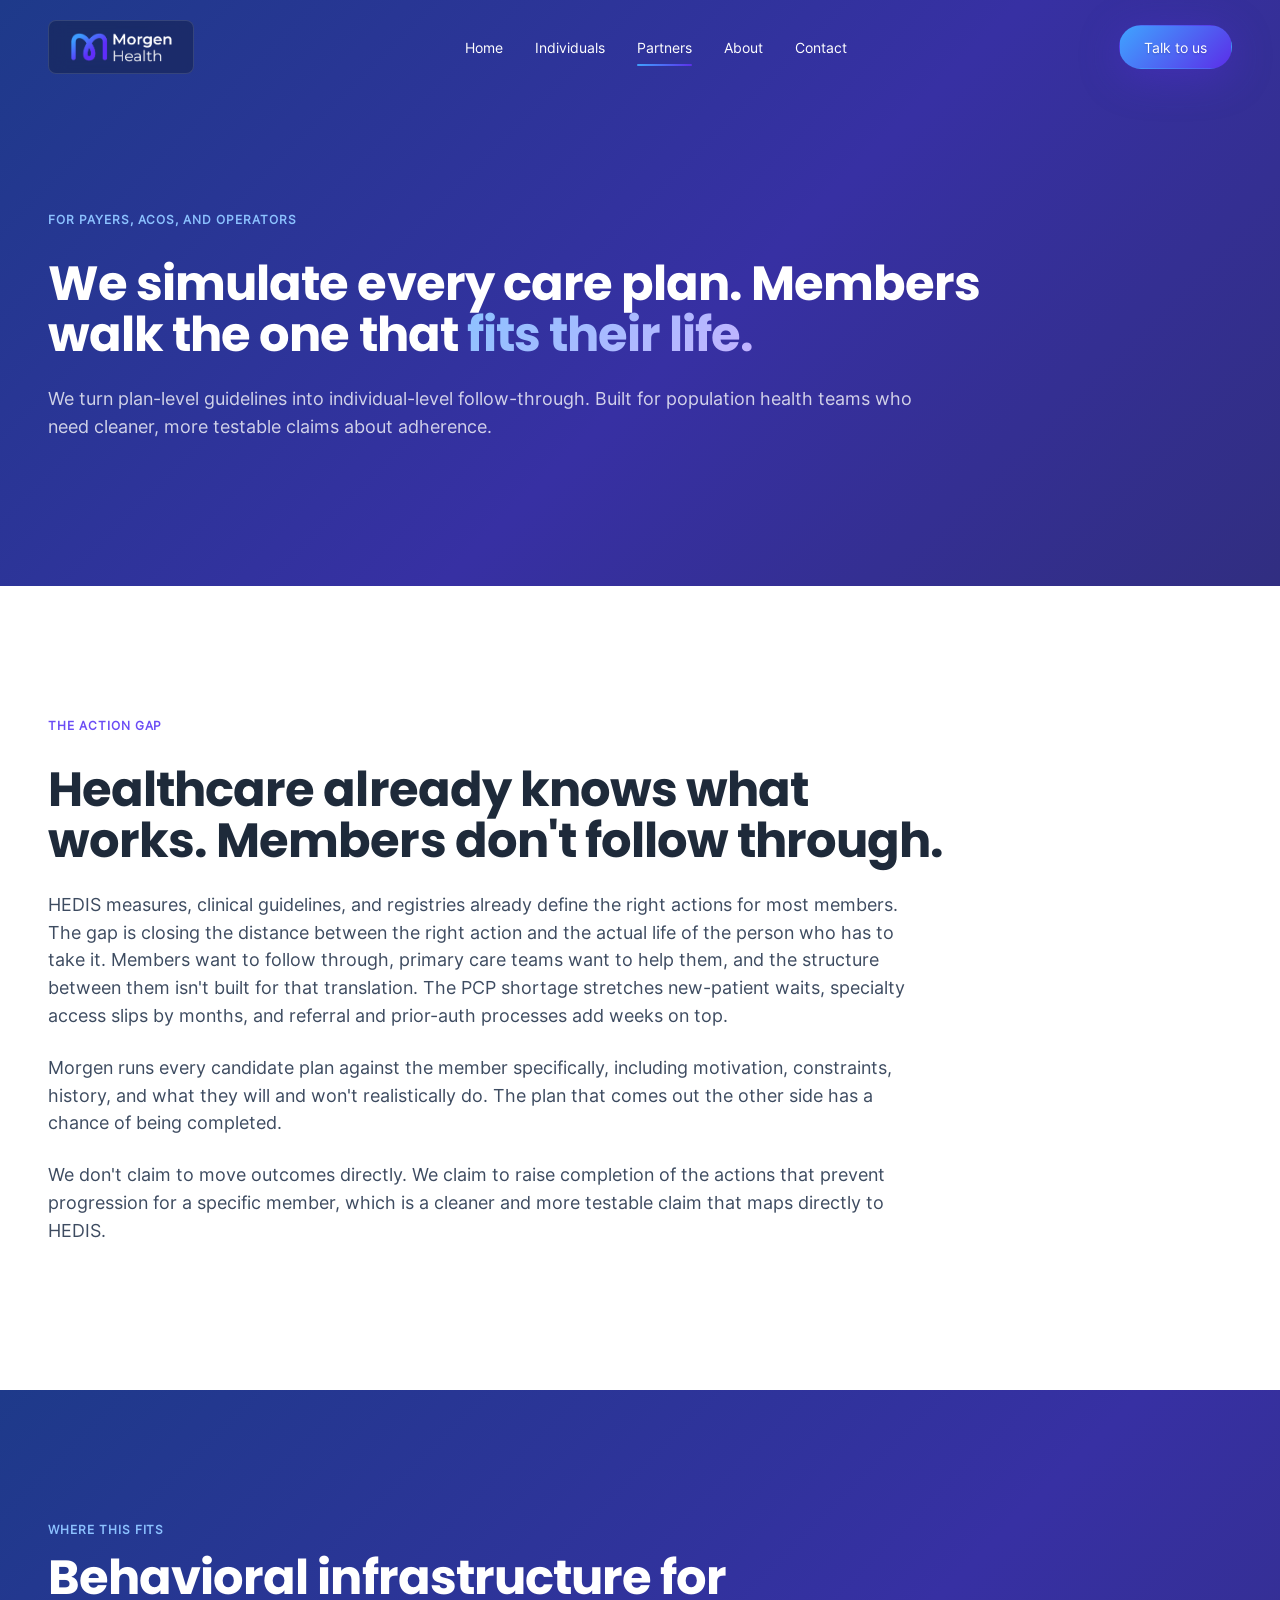
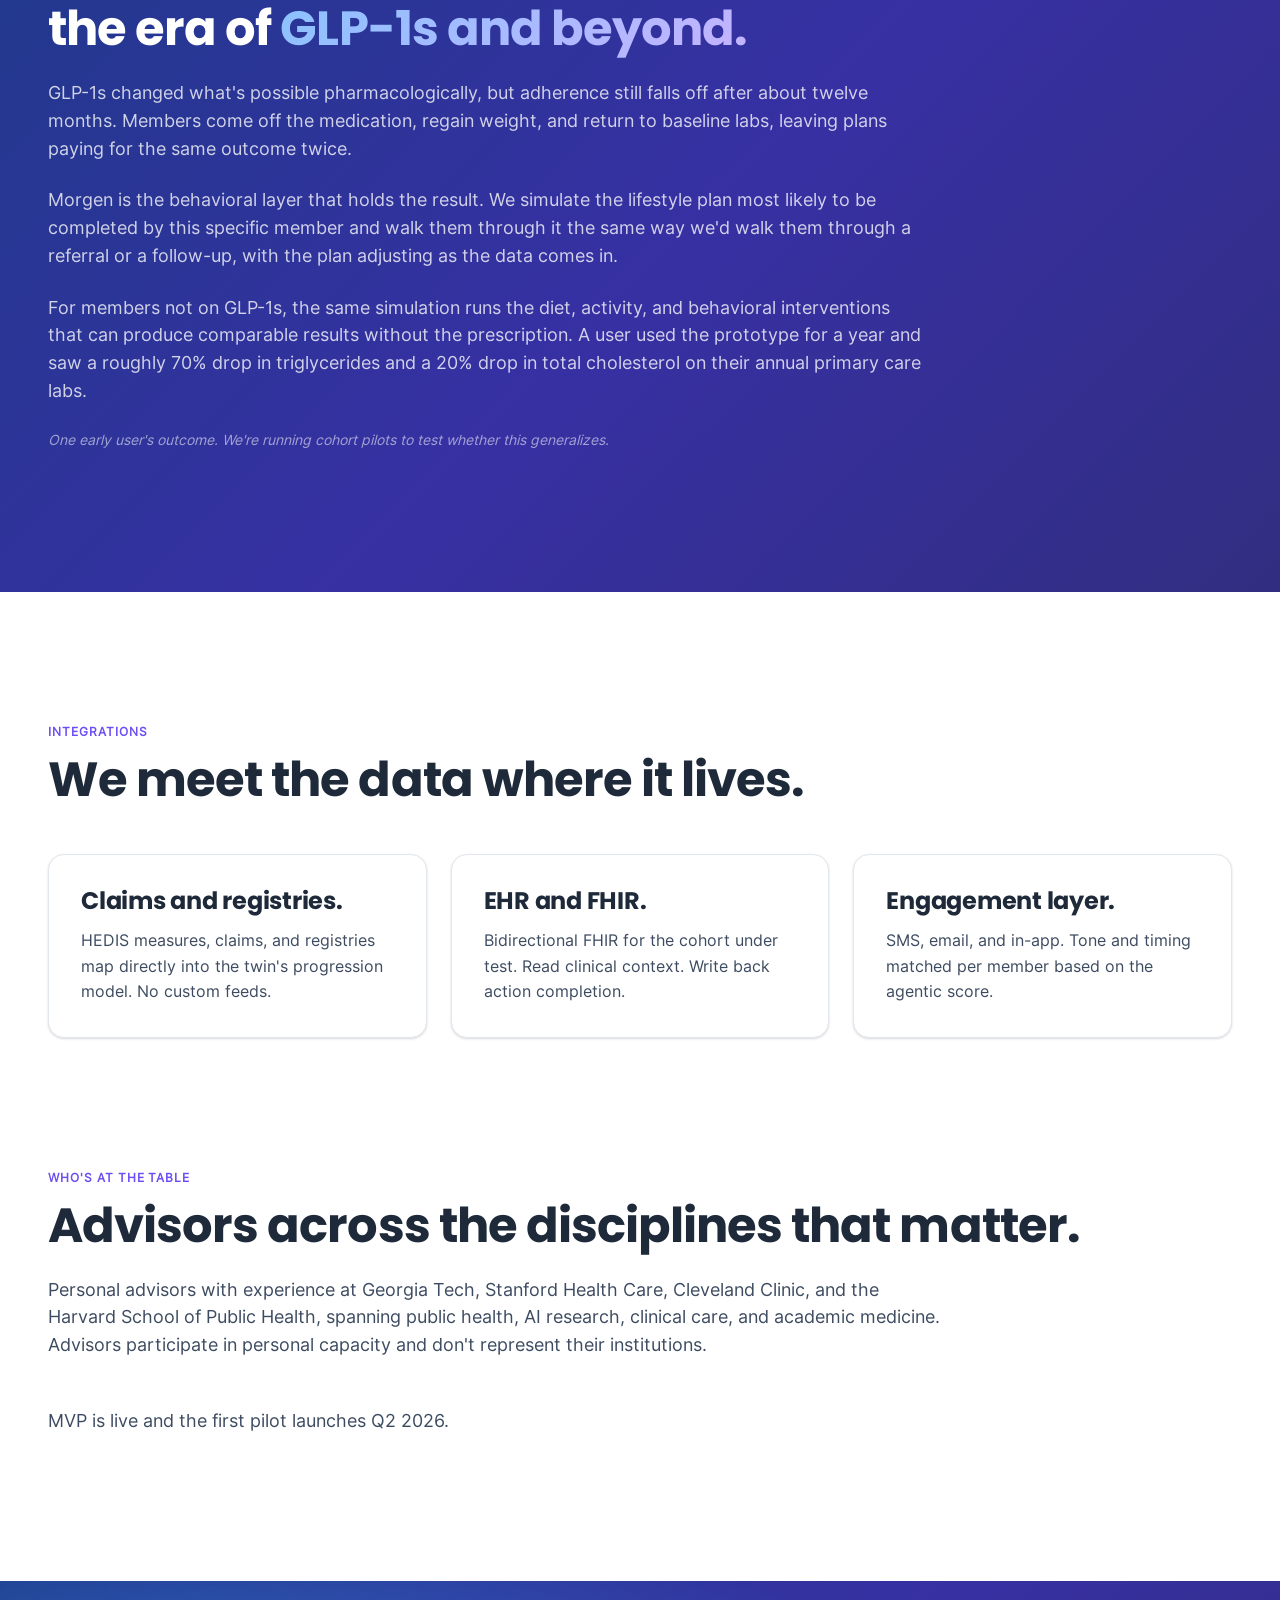
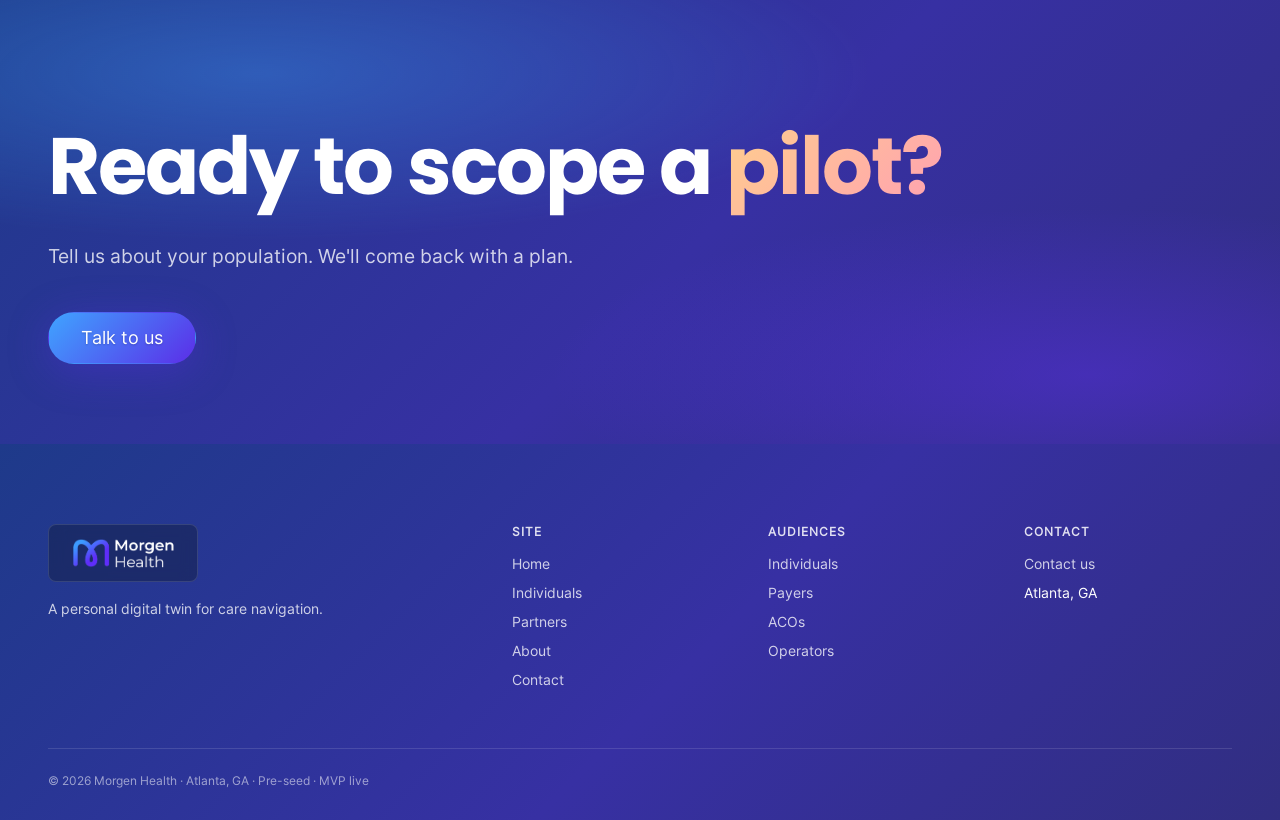
<file: partners.html>
<!doctype html>
<html lang="en">
<head>
  <meta charset="utf-8">
  <meta name="viewport" content="width=device-width, initial-scale=1">
  <title>For partners — Morgen Health</title>
  <meta name="description" content="The action gap, closed by simulation. We turn plan-level guidelines into individual-level follow-through. Built for population health teams.">
  <link rel="icon" href="assets/logos/morgen-mark.png" type="image/png">
  <link rel="stylesheet" href="styles/site.css">
</head>
<body>

  <a class="skip-link" href="#main-content">Skip to main content</a>

  <nav class="nav" aria-label="Primary">
    <a href="index.html" class="nav__logo" aria-label="Morgen Health home">
      <img class="logo-light" src="assets/logos/morgen-logo-horizontal-dark.png" alt="Morgen Health">
      <img class="logo-dark"  src="assets/logos/morgen-logo-horizontal.png" alt="Morgen Health">
    </a>
    <div class="nav__links">
      <a class="nav__link" href="index.html">Home</a>
      <a class="nav__link" href="individuals.html">Individuals</a>
      <a class="nav__link is-active" href="partners.html">Partners</a>
      <a class="nav__link" href="about.html">About</a>
      <a class="nav__link" href="contact.html">Contact</a>
    </div>
    <a class="btn btn--primary nav__cta" href="contact.html">Talk to us</a>
    <button class="nav__hamburger" aria-label="Open menu" aria-expanded="false">
      <svg width="24" height="24" viewBox="0 0 24 24" fill="none" stroke="currentColor" stroke-width="2" stroke-linecap="round" stroke-linejoin="round"><line x1="3" y1="6" x2="21" y2="6"/><line x1="3" y1="12" x2="21" y2="12"/><line x1="3" y1="18" x2="21" y2="18"/></svg>
    </button>
  </nav>
  <div class="nav__overlay" aria-hidden="true">
    <a class="nav__link" href="index.html">Home</a>
    <a class="nav__link" href="individuals.html">Individuals</a>
    <a class="nav__link is-active" href="partners.html">Partners</a>
    <a class="nav__link" href="about.html">About</a>
    <a class="nav__link" href="contact.html">Contact</a>
    <a class="btn btn--primary btn--lg nav__cta" href="contact.html">Talk to us</a>
  </div>

  <!-- Hero -->
  <header id="main-content" class="section section-ink">
    <div class="container" style="padding-top: 80px;">
      <span class="eyebrow section__eyebrow">For payers, ACOs, and operators</span>
      <h1 class="section__title" style="margin-top: 16px;">
        We simulate every care plan. Members walk the one that <span class="text-grad-cool">fits their life.</span>
      </h1>
      <p class="section__lead">
        We turn plan-level guidelines into individual-level follow-through. Built for population health teams who need cleaner, more testable claims about adherence.
      </p>
    </div>
  </header>

  <!-- The action gap -->
  <section class="section section-light">
    <div class="container">
      <span class="eyebrow section__eyebrow">The action gap</span>
      <h2 class="section__title" style="font-size: clamp(28px, 4vw, 48px); margin-top: 16px;">
        Healthcare already knows what works. Members don't follow through.
      </h2>
      <p class="section__lead" style="margin-top: 24px;">
        HEDIS measures, clinical guidelines, and registries already define the right actions for most members. The gap is closing the distance between the right action and the actual life of the person who has to take it. Members want to follow through, primary care teams want to help them, and the structure between them isn't built for that translation. The PCP shortage stretches new-patient waits, specialty access slips by months, and referral and prior-auth processes add weeks on top.
      </p>
      <p class="section__lead">
        Morgen runs every candidate plan against the member specifically, including motivation, constraints, history, and what they will and won't realistically do. The plan that comes out the other side has a chance of being completed.
      </p>
      <p class="section__lead">
        We don't claim to move outcomes directly. We claim to raise completion of the actions that prevent progression for a specific member, which is a cleaner and more testable claim that maps directly to HEDIS.
      </p>
    </div>
  </section>

  <!-- GLP-1 framing -->
  <section class="section section-ink">
    <div class="container">
      <span class="eyebrow section__eyebrow">Where this fits</span>
      <h2 class="section__title">
        Behavioral infrastructure for the era of <span class="text-grad-cool">GLP-1s and beyond.</span>
      </h2>
      <p class="section__lead" style="margin-top: 24px;">
        GLP-1s changed what's possible pharmacologically, but adherence still falls off after about twelve months. Members come off the medication, regain weight, and return to baseline labs, leaving plans paying for the same outcome twice.
      </p>
      <p class="section__lead">
        Morgen is the behavioral layer that holds the result. We simulate the lifestyle plan most likely to be completed by this specific member and walk them through it the same way we'd walk them through a referral or a follow-up, with the plan adjusting as the data comes in.
      </p>
      <p class="section__lead">
        For members not on GLP-1s, the same simulation runs the diet, activity, and behavioral interventions that can produce comparable results without the prescription. A user used the prototype for a year and saw a roughly 70% drop in triglycerides and a 20% drop in total cholesterol on their annual primary care labs.
      </p>
      <p class="section__lead" style="color: rgba(255,255,255,0.55); font-size: var(--text-sm); font-style: italic;">
        One early user's outcome. We're running cohort pilots to test whether this generalizes.
      </p>
    </div>
  </section>

  <!-- Integrations -->
  <section class="section section-light">
    <div class="container">
      <div class="section__head">
        <span class="eyebrow section__eyebrow">Integrations</span>
        <h2 class="section__title">We meet the data where it lives.</h2>
      </div>

      <div class="flow">
        <div class="card-light">
          <h3 class="proof-card__title" style="font-size: 24px;">Claims and registries.</h3>
          <p class="proof-card__body" style="margin-top: 12px;">HEDIS measures, claims, and registries map directly into the twin's progression model. No custom feeds.</p>
        </div>
        <div class="card-light">
          <h3 class="proof-card__title" style="font-size: 24px;">EHR and FHIR.</h3>
          <p class="proof-card__body" style="margin-top: 12px;">Bidirectional FHIR for the cohort under test. Read clinical context. Write back action completion.</p>
        </div>
        <div class="card-light">
          <h3 class="proof-card__title" style="font-size: 24px;">Engagement layer.</h3>
          <p class="proof-card__body" style="margin-top: 12px;">SMS, email, and in-app. Tone and timing matched per member based on the agentic score.</p>
        </div>
      </div>
    </div>
  </section>

  <!-- Who's at the table -->
  <section class="section section-light" style="padding-top: 0;">
    <div class="container">
      <div class="section__head">
        <span class="eyebrow section__eyebrow">Who's at the table</span>
        <h2 class="section__title">Advisors across the disciplines that matter.</h2>
        <p class="section__lead" style="margin-top: 24px; max-width: 900px;">
          Personal advisors with experience at Georgia Tech, Stanford Health Care, Cleveland Clinic, and the Harvard School of Public Health, spanning public health, AI research, clinical care, and academic medicine. Advisors participate in personal capacity and don't represent their institutions.
        </p>
      </div>

      <p class="section__lead" style="margin-top: 32px;">
        MVP is live and the first pilot launches Q2 2026.
      </p>
    </div>
  </section>

  <!-- CTA -->
  <section class="section section-grad" style="padding-top: 80px; padding-bottom: 80px;">
    <div class="container final-cta">
      <h2 class="final-cta__headline">
        Ready to scope a <span class="text-grad-warm">pilot?</span>
      </h2>
      <p class="final-cta__sub">Tell us about your population. We'll come back with a plan.</p>
      <a class="btn btn--primary btn--lg" href="contact.html">Talk to us</a>
    </div>
  </section>

  <!-- Footer -->
  <footer class="footer">
    <div class="footer__grid">
      <div class="footer__brand">
        <img src="assets/logos/morgen-logo-horizontal-dark.png" alt="Morgen Health">
        <p>A personal digital twin for care navigation.</p>
      </div>
      <div class="footer__col">
        <h4>Site</h4>
        <ul>
          <li><a href="index.html">Home</a></li>
          <li><a href="individuals.html">Individuals</a></li>
          <li><a href="partners.html">Partners</a></li>
          <li><a href="about.html">About</a></li>
          <li><a href="contact.html">Contact</a></li>
        </ul>
      </div>
      <div class="footer__col">
        <h4>Audiences</h4>
        <ul>
          <li><a href="individuals.html">Individuals</a></li>
          <li><a href="partners.html">Payers</a></li>
          <li><a href="partners.html">ACOs</a></li>
          <li><a href="partners.html">Operators</a></li>
        </ul>
      </div>
      <div class="footer__col">
        <h4>Contact</h4>
        <ul>
          <li><a href="contact.html">Contact us</a></li>
          <li>Atlanta, GA</li>
        </ul>
      </div>
    </div>
    <div class="footer__bottom">© 2026 Morgen Health · Atlanta, GA · Pre-seed · MVP live</div>
  </footer>

  <script src="js/nav.js"></script>
</body>
</html>
</file>
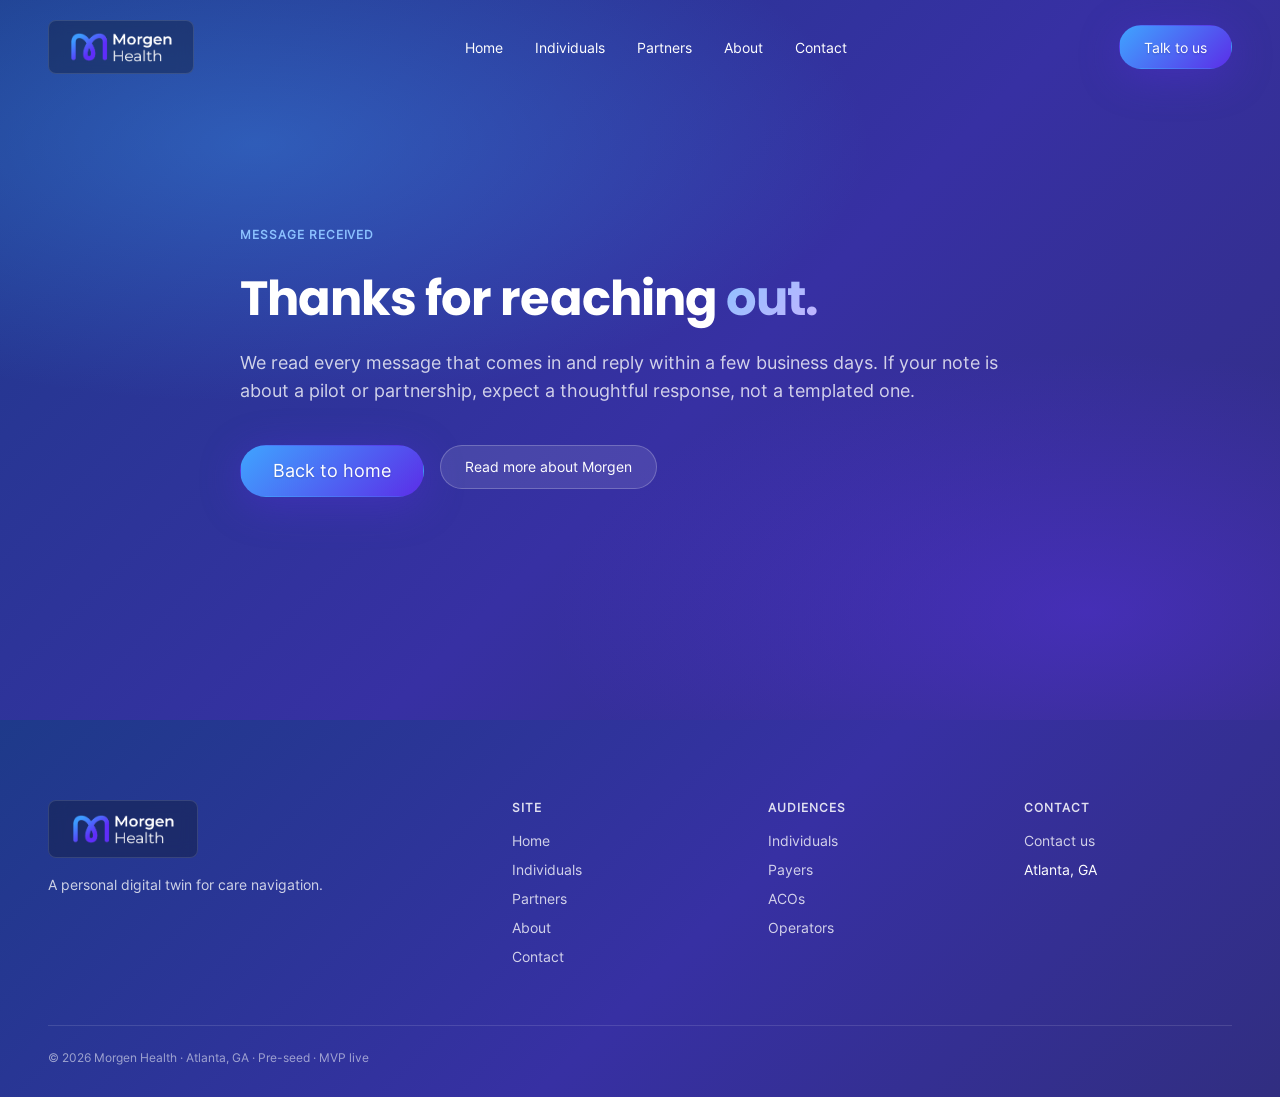
<file: thanks.html>
<!doctype html>
<html lang="en">
<head>
  <meta charset="utf-8">
  <meta name="viewport" content="width=device-width, initial-scale=1">
  <title>Thanks — Morgen Health</title>
  <meta name="description" content="Your message has been sent. We'll get back to you within a few business days.">
  <link rel="icon" href="assets/logos/morgen-mark.png" type="image/png">
  <link rel="stylesheet" href="styles/site.css">
</head>
<body>

  <a class="skip-link" href="#main-content">Skip to main content</a>

  <nav class="nav" aria-label="Primary">
    <a href="index.html" class="nav__logo" aria-label="Morgen Health home">
      <img class="logo-light" src="assets/logos/morgen-logo-horizontal-dark.png" alt="Morgen Health">
      <img class="logo-dark"  src="assets/logos/morgen-logo-horizontal.png" alt="Morgen Health">
    </a>
    <div class="nav__links">
      <a class="nav__link" href="index.html">Home</a>
      <a class="nav__link" href="individuals.html">Individuals</a>
      <a class="nav__link" href="partners.html">Partners</a>
      <a class="nav__link" href="about.html">About</a>
      <a class="nav__link" href="contact.html">Contact</a>
    </div>
    <a class="btn btn--primary nav__cta" href="contact.html">Talk to us</a>
    <button class="nav__hamburger" aria-label="Open menu" aria-expanded="false">
      <svg width="24" height="24" viewBox="0 0 24 24" fill="none" stroke="currentColor" stroke-width="2" stroke-linecap="round" stroke-linejoin="round"><line x1="3" y1="6" x2="21" y2="6"/><line x1="3" y1="12" x2="21" y2="12"/><line x1="3" y1="18" x2="21" y2="18"/></svg>
    </button>
  </nav>
  <div class="nav__overlay" aria-hidden="true">
    <a class="nav__link" href="index.html">Home</a>
    <a class="nav__link" href="individuals.html">Individuals</a>
    <a class="nav__link" href="partners.html">Partners</a>
    <a class="nav__link" href="about.html">About</a>
    <a class="nav__link" href="contact.html">Contact</a>
    <a class="btn btn--primary btn--lg nav__cta" href="contact.html">Talk to us</a>
  </div>

  <header id="main-content" class="section section-grad" style="min-height: 80vh; display: flex; align-items: center;">
    <div class="container" style="text-align: left; max-width: 800px;">
      <span class="eyebrow section__eyebrow">Message received</span>
      <h1 class="section__title" style="margin-top: 16px;">
        Thanks for reaching <span class="text-grad-cool">out.</span>
      </h1>
      <p class="section__lead" style="margin-top: 24px;">
        We read every message that comes in and reply within a few business days. If your note is about a pilot or partnership, expect a thoughtful response, not a templated one.
      </p>
      <div style="margin-top: 40px; display: flex; gap: 16px; flex-wrap: wrap;">
        <a class="btn btn--primary btn--lg" href="index.html">Back to home</a>
        <a class="btn" href="individuals.html" style="background: rgba(255,255,255,0.10); border: 1px solid rgba(255,255,255,0.22); color: #fff;">Read more about Morgen</a>
      </div>
    </div>
  </header>

  <footer class="footer">
    <div class="footer__grid">
      <div class="footer__brand">
        <img src="assets/logos/morgen-logo-horizontal-dark.png" alt="Morgen Health">
        <p>A personal digital twin for care navigation.</p>
      </div>
      <div class="footer__col">
        <h4>Site</h4>
        <ul>
          <li><a href="index.html">Home</a></li>
          <li><a href="individuals.html">Individuals</a></li>
          <li><a href="partners.html">Partners</a></li>
          <li><a href="about.html">About</a></li>
          <li><a href="contact.html">Contact</a></li>
        </ul>
      </div>
      <div class="footer__col">
        <h4>Audiences</h4>
        <ul>
          <li><a href="individuals.html">Individuals</a></li>
          <li><a href="partners.html">Payers</a></li>
          <li><a href="partners.html">ACOs</a></li>
          <li><a href="partners.html">Operators</a></li>
        </ul>
      </div>
      <div class="footer__col">
        <h4>Contact</h4>
        <ul>
          <li><a href="contact.html">Contact us</a></li>
          <li>Atlanta, GA</li>
        </ul>
      </div>
    </div>
    <div class="footer__bottom">© 2026 Morgen Health · Atlanta, GA · Pre-seed · MVP live</div>
  </footer>

  <script src="js/nav.js"></script>
</body>
</html>
</file>
<file: styles/site.css>
/* ============================================================
   Morgen Health — site styles
   Built on top of colors_and_type.css. Every value below either
   uses a design-system variable or is a layout primitive.
   ============================================================ */

@import url("./colors_and_type.css");

* { box-sizing: border-box; }

html, body {
  margin: 0;
  padding: 0;
  font-family: var(--font-body);
  color: var(--ink-900);
  background: var(--white);
  -webkit-font-smoothing: antialiased;
  -moz-osx-font-smoothing: grayscale;
  scroll-behavior: smooth;
}

a { color: inherit; text-decoration: none; }
img { max-width: 100%; display: block; }

/* ============================================================
   Accessibility — skip link + focus visible
   ============================================================ */
.skip-link {
  position: absolute;
  top: -64px;
  left: 16px;
  padding: 12px 18px;
  background: var(--ink-900);
  color: var(--white);
  font-weight: var(--weight-semibold);
  border-radius: var(--radius-md);
  z-index: 100;
  text-decoration: none;
  transition: top 180ms ease;
}
.skip-link:focus {
  top: 16px;
  outline: 2px solid #8CC2FF;
  outline-offset: 2px;
}

a:focus-visible,
button:focus-visible,
input:focus-visible,
select:focus-visible,
textarea:focus-visible {
  outline: 2px solid var(--morgen-violet);
  outline-offset: 3px;
  border-radius: var(--radius-sm);
}
.section-ink a:focus-visible,
.section-grad a:focus-visible,
.footer a:focus-visible,
.nav:not(.is-scrolled) a:focus-visible,
.nav__overlay a:focus-visible {
  outline-color: #8CC2FF;
}

/* ============================================================
   Section wrappers
   ============================================================ */
/* Section horizontal padding tracks the nav so content lines up under the logo. */
.section { padding: 96px 24px; }
@media (min-width: 768px) { .section { padding: 128px 48px; } }

.section-light  { background: var(--white); color: var(--ink-900); }
.section-ink    { background: var(--morgen-bg-gradient); color: var(--white); }
.section-grad   { background: var(--morgen-bg-gradient); color: var(--white); position: relative; overflow: hidden; }

.section-grad::before {
  content: "";
  position: absolute; inset: 0;
  background:
    radial-gradient(ellipse 80% 60% at 20% 20%, rgba(63,164,255,0.35), transparent 60%),
    radial-gradient(ellipse 70% 60% at 85% 85%, rgba(91,46,232,0.45), transparent 60%);
  pointer-events: none;
}
.section-grad > * { position: relative; z-index: 1; }

/* Dark-context type inversion */
.section-ink h1, .section-ink h2, .section-ink h3, .section-ink h4,
.section-ink .h1, .section-ink .h2, .section-ink .h3, .section-ink .h4,
.section-ink .display,
.section-grad h1, .section-grad h2, .section-grad h3, .section-grad h4,
.section-grad .h1, .section-grad .h2, .section-grad .h3, .section-grad .h4,
.section-grad .display { color: var(--white); }

.section-ink p, .section-ink .p,
.section-grad p, .section-grad .p { color: rgba(255,255,255,0.78); }

.section-ink .lead,
.section-grad .lead { color: rgba(255,255,255,0.82); }

.section-ink .eyebrow,
.section-grad .eyebrow { color: #8CC2FF; }

.section-ink .caption,
.section-grad .caption { color: rgba(255,255,255,0.55); }

.container       { max-width: 1280px; margin: 0 auto; }
.container-prose { max-width: 1024px; margin: 0 auto; }

/* ============================================================
   Nav
   ============================================================ */
.nav {
  position: fixed; top: 0; left: 0; right: 0; z-index: 50;
  display: flex; align-items: center; justify-content: space-between;
  padding: 16px 24px;
  transition: background-color 220ms ease, box-shadow 220ms ease, border-color 220ms ease;
  background: transparent;
  border-bottom: 1px solid transparent;
}
@media (min-width: 768px) { .nav { padding: 20px 48px; } }
.nav.is-scrolled {
  background: rgba(255,255,255,0.95);
  -webkit-backdrop-filter: var(--glass-blur);
          backdrop-filter: var(--glass-blur);
  box-shadow: var(--shadow-sm);
  border-bottom: 1px solid var(--ink-200);
}

.nav__logo {
  display: inline-flex; align-items: center;
  padding: 6px 12px;
  border-radius: var(--radius-md);
  transition: background-color 220ms ease, border-color 220ms ease, box-shadow 220ms ease;
}
.nav__logo img { height: 36px; width: auto; }
@media (min-width: 768px) { .nav__logo img { height: 40px; } }
/* On transparent nav (over the gradient hero), give the logo a soft backing chip
   so the wordmark doesn't wash out against the lighter parts of the gradient. */
.nav:not(.is-scrolled) .nav__logo {
  background: rgba(15, 26, 51, 0.40);
  border: 1px solid rgba(255, 255, 255, 0.12);
  -webkit-backdrop-filter: blur(8px);
          backdrop-filter: blur(8px);
}

.nav__logo .logo-light { display: block; }
.nav__logo .logo-dark  { display: none; }
.nav.is-scrolled .nav__logo .logo-light { display: none; }
.nav.is-scrolled .nav__logo .logo-dark  { display: block; }

.nav__links { display: none; }
@media (min-width: 768px) { .nav__links { display: flex; align-items: center; gap: 32px; } }

.nav__link {
  font-size: var(--text-sm);
  font-weight: var(--weight-medium);
  color: var(--white);
  position: relative;
  padding: 8px 0;
  transition: opacity 150ms ease;
}
.nav.is-scrolled .nav__link { color: var(--ink-900); }
.nav__link:hover { opacity: 0.8; }
.nav__link.is-active::after {
  content: "";
  position: absolute; left: 0; right: 0; bottom: -2px;
  height: 2px;
  background: var(--morgen-gradient);
  border-radius: var(--radius-pill);
}

/* Scope the top-bar CTA rules to .nav > .nav__cta so they don't apply
   to the overlay's own CTA (which lives inside .nav__overlay). */
.nav > .nav__cta { display: none; }
@media (min-width: 768px) { .nav > .nav__cta { display: inline-flex; } }

.nav__hamburger {
  display: inline-flex; align-items: center; justify-content: center;
  width: 40px; height: 40px;
  background: transparent; border: 0; cursor: pointer;
  color: var(--white);
}
.nav.is-scrolled .nav__hamburger { color: var(--ink-900); }
@media (min-width: 768px) { .nav__hamburger { display: none; } }

.nav__overlay {
  position: fixed; inset: 0; z-index: 49;
  background: var(--morgen-bg-gradient);
  display: flex; flex-direction: column;
  padding: 100px 24px 48px;
  transform: translateY(-100%);
  transition: transform 280ms cubic-bezier(0.16, 1, 0.3, 1);
}
.nav__overlay.is-open { transform: translateY(0); }
.nav__overlay .nav__link {
  color: var(--white);
  font-size: var(--text-3xl);
  font-family: var(--font-display);
  font-weight: var(--weight-bold);
  letter-spacing: var(--tracking-tight);
  padding: 16px 0;
  border-bottom: 1px solid rgba(255,255,255,0.15);
}
.nav__overlay .nav__link.is-active { color: #8CC2FF; }
.nav__overlay .nav__cta { margin-top: 32px; align-self: flex-start; }

/* ============================================================
   Buttons
   ============================================================ */
.btn {
  display: inline-flex; align-items: center; justify-content: center;
  gap: 8px;
  height: 44px; padding: 0 24px;
  border-radius: var(--radius-pill);
  border: 1px solid transparent;
  font-family: var(--font-body);
  font-size: var(--text-sm);
  font-weight: var(--weight-medium);
  cursor: pointer; text-decoration: none;
  transition: opacity 180ms ease, transform 180ms ease;
}
.btn:hover { opacity: 0.92; }
.btn:active { transform: translateY(1px); }
.btn--primary {
  background: var(--morgen-gradient);
  color: var(--white) !important;
  box-shadow: var(--shadow-glow-violet);
  /* Subtle text shadow so the white label stays legible at the lighter end of the gradient. */
  text-shadow: 0 1px 2px rgba(15, 26, 51, 0.22);
}
.btn--secondary {
  background: rgba(91, 46, 232, 0.10);
  color: var(--morgen-violet-deep);
}
.btn--outline {
  background: var(--white);
  border-color: var(--ink-200);
  color: var(--ink-800);
}
.btn--ghost { background: transparent; color: inherit; }
.btn--lg { height: 52px; padding: 0 32px; font-size: var(--text-md); }
.btn--sm { height: 32px; padding: 0 16px; font-size: var(--text-xs); }

/* ============================================================
   Pills
   ============================================================ */
.pill {
  display: inline-flex; align-items: center; gap: 8px;
  padding: 6px 14px;
  border-radius: var(--radius-pill);
  font-family: var(--font-body);
  font-size: var(--text-xs);
  font-weight: var(--weight-medium);
  white-space: nowrap;
}
.pill--light {
  background: rgba(91, 46, 232, 0.10);
  color: var(--morgen-violet-deep);
  border: 1px solid rgba(91, 46, 232, 0.20);
}
.pill--dark {
  background: var(--glass-bg);
  border: 1px solid var(--glass-border);
  color: var(--white);
  -webkit-backdrop-filter: var(--glass-blur);
          backdrop-filter: var(--glass-blur);
}
.pill--brand { background: var(--morgen-gradient); color: var(--white); border: 0; }

/* ============================================================
   Cards
   ============================================================ */
.card-light {
  background: var(--white);
  border: 1px solid var(--ink-200);
  border-radius: var(--radius-xl);
  padding: 24px;
  box-shadow: var(--shadow-sm);
}
@media (min-width: 768px) { .card-light { padding: 32px; } }

.card-ink {
  background: #16213F;
  border: 1px solid rgba(255,255,255,0.10);
  border-radius: var(--radius-xl);
  padding: 24px;
}

.glass {
  background: var(--glass-bg);
  border: 1px solid var(--glass-border);
  -webkit-backdrop-filter: var(--glass-blur);
          backdrop-filter: var(--glass-blur);
  border-radius: var(--radius-xl);
  padding: 20px;
}
@media (min-width: 768px) { .glass { padding: 24px; } }

/* ============================================================
   Hero
   ============================================================ */
.hero {
  min-height: 100vh;
  display: flex; flex-direction: column; justify-content: flex-start;
  padding-top: 160px;
  padding-bottom: 80px;
}
.hero__eyebrow { margin-bottom: 16px; }
.hero__headline {
  font-family: var(--font-display);
  font-size: clamp(34px, 5.5vw, 68px);
  line-height: 1.02;
  letter-spacing: -0.025em;
  text-wrap: balance;
  font-weight: var(--weight-bold);
  margin: 0 0 32px;
  max-width: 1200px;
}
.hero__sub {
  font-size: clamp(18px, 1.6vw, 22px);
  line-height: 1.5;
  max-width: 720px;
  margin: 0 0 32px;
}
.hero__pills {
  display: flex; flex-wrap: wrap; gap: 10px;
  margin-bottom: 40px;
}
.hero__cta { 
  margin-top: 8px; 
  align-self: flex-start;
}

/* ============================================================
   Section heads
   ============================================================ */
.section__head { margin-bottom: 48px; max-width: 1100px; }
.section__eyebrow { display: inline-block; margin-bottom: 16px; }
.section__title {
  font-family: var(--font-display);
  font-size: clamp(28px, 4vw, 48px);
  line-height: 1.06;
  letter-spacing: -0.02em;
  font-weight: var(--weight-bold);
  margin: 0;
  max-width: 1100px;
  text-wrap: balance;
}
.section__lead {
  font-size: clamp(17px, 1.4vw, 20px);
  line-height: 1.55;
  margin-top: 24px;
  max-width: 880px;
}

/* ============================================================
   Cost callout
   ============================================================ */
.cost-panel {
  display: grid; grid-template-columns: 1fr;
  gap: 24px;
  padding: 32px;
  border-radius: var(--radius-xl);
  background:
    radial-gradient(ellipse 60% 60% at 0% 50%, rgba(63,164,255,0.18), transparent 60%),
    linear-gradient(135deg, #1E2C5C 0%, #2A1F73 100%);
  border: 1px solid rgba(140, 194, 255, 0.18);
  margin-top: 48px;
  color: var(--white);
}
@media (min-width: 768px) {
  .cost-panel { grid-template-columns: auto 1fr; gap: 48px; padding: 48px; align-items: center; }
}
.cost-panel__caption {
  font-size: var(--text-xs);
  font-weight: var(--weight-semibold);
  letter-spacing: var(--tracking-caps);
  text-transform: uppercase;
  color: rgba(255,255,255,0.60);
  margin-bottom: 12px;
}
.cost-panel__number {
  font-family: var(--font-display);
  font-size: clamp(60px, 10vw, 132px);
  line-height: 0.95;
  font-weight: var(--weight-bold);
  letter-spacing: -0.04em;
  background: var(--morgen-gradient);
  -webkit-background-clip: text; background-clip: text; color: transparent;
}
.cost-panel__body {
  font-size: clamp(17px, 1.4vw, 22px);
  line-height: 1.45;
  color: rgba(255,255,255,0.92);
  border-left: 1px solid rgba(255,255,255,0.20);
  padding-left: 24px;
}
@media (max-width: 767px) {
  .cost-panel__body { border-left: 0; padding-left: 0; padding-top: 12px; border-top: 1px solid rgba(255,255,255,0.20); }
}

/* ============================================================
   Six-stage timeline
   ============================================================ */
.timeline {
  display: grid; grid-template-columns: 1fr;
  gap: 20px;
  margin-top: 32px;
}
@media (min-width: 768px)  { .timeline { grid-template-columns: repeat(2, 1fr); } }
@media (min-width: 1024px) { .timeline { grid-template-columns: repeat(3, 1fr); } }
@media (min-width: 1280px) { .timeline { grid-template-columns: repeat(6, 1fr); gap: 16px; } }

.stage { display: flex; flex-direction: column; gap: 12px; }
.stage__caption {
  font-size: var(--text-xs);
  font-weight: var(--weight-semibold);
  letter-spacing: var(--tracking-caps);
  color: rgba(255,255,255,0.50);
  text-transform: uppercase;
}
.stage--peach .stage__caption { color: #FFD08C; }
.stage__title {
  font-family: var(--font-display);
  font-size: var(--text-xl);
  font-weight: var(--weight-bold);
  color: var(--white);
  margin: 0;
  min-height: 2.4em; /* reserve 2 lines so all stage titles align */
  text-wrap: balance;
}
.stage__body {
  font-size: var(--text-sm);
  line-height: 1.5;
  color: rgba(255,255,255,0.72);
  margin: 0;
}
.stage__stat {
  margin-top: auto;
  padding: 12px 16px;
  border-left: 2px solid var(--stage-color, #8CC2FF);
  background: var(--stage-bg, rgba(140,194,255,0.08));
  border-radius: 0 var(--radius-md) var(--radius-md) 0;
  min-height: 104px; /* fit the tallest stat (2-line top + 2-line sub) so all boxes align */
  display: flex;
  flex-direction: column;
  justify-content: center;
}
.stage__stat-top {
  font-family: var(--font-display);
  font-size: var(--text-md);
  font-weight: var(--weight-bold);
  color: var(--stage-color, #8CC2FF);
  line-height: 1.2;
}
.stage__stat-sub {
  font-size: 11px;
  color: var(--stage-color-soft, rgba(140,194,255,0.7));
  margin-top: 4px;
  letter-spacing: 0.04em;
}
.stage--blue   { --stage-color: #8CC2FF; --stage-color-soft: rgba(140,194,255,0.7);  --stage-bg: rgba(140,194,255,0.08); }
.stage--purple { --stage-color: #A790FF; --stage-color-soft: rgba(167,144,255,0.7);  --stage-bg: rgba(167,144,255,0.08); }
.stage--rose   { --stage-color: #FF9FB3; --stage-color-soft: rgba(255,159,179,0.7);  --stage-bg: rgba(255,159,179,0.08); }
.stage--peach  { --stage-color: #FFD08C; --stage-color-soft: rgba(255,208,140,0.75); --stage-bg: rgba(255,208,140,0.10); }

.timeline-closing {
  margin-top: 32px;
  text-align: center;
  font-style: italic;
  color: rgba(255,255,255,0.55);
  font-size: var(--text-sm);
}

/* ============================================================
   3-step flow
   ============================================================ */
.flow { display: grid; grid-template-columns: 1fr; gap: 24px; margin-top: 32px; }
@media (min-width: 1024px) { .flow { grid-template-columns: repeat(3, 1fr); } }
.flow__num {
  font-family: var(--font-display);
  font-size: var(--text-md);
  font-weight: var(--weight-bold);
  letter-spacing: var(--tracking-caps);
  color: #8CC2FF;
  margin-bottom: 12px;
}
.flow__title {
  font-family: var(--font-display);
  font-size: var(--text-2xl);
  font-weight: var(--weight-bold);
  color: var(--white);
  margin: 0 0 8px;
}
.flow__sub {
  font-size: var(--text-sm);
  color: rgba(255,255,255,0.60);
  margin: 0 0 16px;
  font-style: italic;
}
.flow__body {
  font-size: var(--text-base);
  line-height: 1.55;
  color: rgba(255,255,255,0.78);
}

/* ============================================================
   Stat blocks
   ============================================================ */
.stats { display: grid; grid-template-columns: 1fr; gap: 24px; margin-top: 32px; }
@media (min-width: 1024px) { .stats { grid-template-columns: repeat(3, 1fr); } }
.stat__num {
  font-family: var(--font-display);
  font-size: clamp(64px, 8vw, 120px);
  line-height: 1; letter-spacing: -0.04em;
  font-weight: var(--weight-bold);
  background: var(--morgen-gradient);
  -webkit-background-clip: text; background-clip: text; color: transparent;
  margin-bottom: 16px;
}
.stat__title {
  font-family: var(--font-display);
  font-size: var(--text-xl);
  font-weight: var(--weight-bold);
  color: var(--ink-900);
  margin: 0 0 8px;
}
.stat__body {
  font-size: var(--text-base);
  color: var(--ink-700);
  line-height: 1.5;
  margin: 0;
}

/* ============================================================
   Footer
   ============================================================ */
.footer { background: var(--morgen-bg-gradient); color: var(--white); padding: 64px 24px 32px; }
@media (min-width: 768px) { .footer { padding: 80px 48px 32px; } }
.footer h4 { color: var(--white); }
.footer p, .footer a { color: rgba(255,255,255,0.78); }
.footer__grid { display: grid; grid-template-columns: 1fr; gap: 40px; max-width: 1280px; margin: 0 auto; }
@media (min-width: 768px) { .footer__grid { grid-template-columns: 2fr 1fr 1fr 1fr; gap: 48px; } }
.footer__brand img {
  height: 40px;
  margin-bottom: 16px;
  /* Same backing chip as the transparent-state nav so the wordmark holds against the gradient. */
  padding: 8px 14px;
  background: rgba(15, 26, 51, 0.40);
  border: 1px solid rgba(255, 255, 255, 0.12);
  border-radius: var(--radius-md);
  -webkit-backdrop-filter: blur(8px);
          backdrop-filter: blur(8px);
  box-sizing: content-box;
}
.footer__brand p { font-size: var(--text-sm); max-width: 360px; line-height: 1.5; }
.footer__col h4 {
  font-family: var(--font-body);
  font-size: var(--text-xs);
  font-weight: var(--weight-semibold);
  letter-spacing: var(--tracking-caps);
  text-transform: uppercase;
  margin: 0 0 16px;
  color: rgba(255,255,255,0.85);
}
.footer__col ul { list-style: none; padding: 0; margin: 0; }
.footer__col li { margin-bottom: 12px; font-size: var(--text-sm); }
.footer__col a:hover { color: var(--white); }
.footer__bottom {
  max-width: 1280px; margin: 48px auto 0;
  padding-top: 24px;
  border-top: 1px solid rgba(255,255,255,0.12);
  font-size: var(--text-xs);
  color: rgba(255,255,255,0.55);
}

/* ============================================================
   Two-column About
   ============================================================ */
.founder-grid { display: grid; grid-template-columns: 1fr; gap: 32px; }
@media (min-width: 1024px) { .founder-grid { grid-template-columns: 1.4fr 1fr; gap: 48px; } }
.bullet-list { list-style: none; padding: 0; margin: 24px 0 0; }
.bullet-list li {
  padding-left: 24px; position: relative; margin-bottom: 12px;
  font-size: var(--text-base); line-height: 1.55;
}
.bullet-list li::before {
  content: ""; position: absolute; left: 0; top: 11px;
  width: 8px; height: 8px; border-radius: 50%;
  background: var(--morgen-violet);
}

/* ============================================================
   Contact grid
   ============================================================ */
.contact-grid { display: grid; grid-template-columns: 1fr; gap: 20px; margin-top: 32px; }
@media (min-width: 768px)  { .contact-grid { grid-template-columns: repeat(2, 1fr); } }
@media (min-width: 1024px) { .contact-grid { grid-template-columns: repeat(4, 1fr); } }
.contact-card .contact-card__caption {
  font-size: var(--text-xs);
  letter-spacing: var(--tracking-caps);
  text-transform: uppercase;
  color: var(--ink-600);
  margin-bottom: 8px;
}
.contact-card .contact-card__value {
  font-family: var(--font-display);
  font-size: var(--text-lg);
  font-weight: var(--weight-bold);
  color: var(--ink-900);
}
.contact-card a:hover { color: var(--morgen-violet); }

/* ============================================================
   Pilot-objective sentence (/for-partners)
   ============================================================ */
.objective-sentence {
  font-family: var(--font-display);
  font-size: clamp(22px, 2.4vw, 36px);
  line-height: 1.35;
  font-weight: var(--weight-semibold);
  color: var(--ink-900);
  max-width: 1100px;
}
.objective-sentence .anchor { color: var(--ink-900); font-weight: var(--weight-bold); }
.objective-sentence .connector { color: var(--ink-600); font-weight: var(--weight-regular); }

.objective-grid { display: grid; grid-template-columns: 1fr; gap: 20px; margin-top: 48px; }
@media (min-width: 768px)  { .objective-grid { grid-template-columns: repeat(2, 1fr); } }
@media (min-width: 1024px) { .objective-grid { grid-template-columns: repeat(4, 1fr); } }

/* ============================================================
   Final CTA
   ============================================================ */
.final-cta { padding-top: 64px; }
.final-cta__headline {
  font-family: var(--font-display);
  font-size: clamp(40px, 7vw, 80px);
  line-height: 1.05;
  letter-spacing: -0.025em;
  font-weight: var(--weight-bold);
  margin: 0 0 32px;
  max-width: 1100px;
}
.final-cta__sub {
  font-size: clamp(17px, 1.5vw, 22px);
  margin: 0 0 40px;
  max-width: 720px;
}

/* Gradient text helpers */
.text-grad-cool {
  background: linear-gradient(135deg, #8CC2FF 0%, #C5B3FF 100%);
  -webkit-background-clip: text; background-clip: text; color: transparent;
}
.text-grad-warm {
  background: linear-gradient(135deg, #FFD08C 0%, #FF9FB3 100%);
  -webkit-background-clip: text; background-clip: text; color: transparent;
}
.text-grad {
  background: var(--morgen-gradient);
  -webkit-background-clip: text; background-clip: text; color: transparent;
}

/* ============================================================
   Dual proof cards (homepage)
   ============================================================ */
.proof-grid {
  display: grid; grid-template-columns: 1fr;
  gap: 24px; margin-top: 32px;
}
@media (min-width: 900px) { .proof-grid { grid-template-columns: 1fr 1fr; gap: 32px; } }

.proof-card {
  display: flex; flex-direction: column;
  gap: 16px;
  padding: 32px;
}
@media (min-width: 768px) { .proof-card { padding: 40px; } }

.proof-card__title {
  font-family: var(--font-display);
  font-size: clamp(22px, 2.6vw, 32px);
  font-weight: var(--weight-bold);
  line-height: 1.2;
  letter-spacing: -0.01em;
  color: var(--ink-900);
  margin: 0;
}
.proof-card__body {
  font-size: var(--text-base);
  line-height: 1.6;
  color: var(--ink-700);
  margin: 0;
}

.proof-footnote {
  margin-top: 32px;
  font-size: var(--text-sm);
  color: var(--ink-600);
  text-align: center;
}

/* ============================================================
   Audience routing cards (homepage)
   ============================================================ */
.route-grid {
  display: grid; grid-template-columns: 1fr;
  gap: 20px; margin-top: 32px;
}
@media (min-width: 900px) { .route-grid { grid-template-columns: 1fr 1fr; gap: 24px; } }

.route-card {
  display: flex; flex-direction: column;
  gap: 14px;
  padding: 32px;
  background: var(--glass-bg);
  border: 1px solid var(--glass-border);
  -webkit-backdrop-filter: var(--glass-blur);
          backdrop-filter: var(--glass-blur);
  border-radius: var(--radius-xl);
  text-decoration: none;
  color: inherit;
  transition: background-color 200ms ease, border-color 200ms ease, transform 200ms ease;
}
@media (min-width: 768px) { .route-card { padding: 40px; } }
.route-card:hover {
  background: var(--glass-bg-hi);
  border-color: var(--glass-border-hi);
  transform: translateY(-2px);
}
.route-card__eyebrow {
  font-size: var(--text-xs);
  font-weight: var(--weight-semibold);
  letter-spacing: var(--tracking-caps);
  text-transform: uppercase;
  color: #8CC2FF;
}
.route-card__title {
  font-family: var(--font-display);
  font-size: clamp(22px, 2.6vw, 32px);
  font-weight: var(--weight-bold);
  line-height: 1.2;
  color: var(--white);
  margin: 0;
}
.route-card__body {
  font-size: var(--text-base);
  line-height: 1.55;
  color: rgba(255, 255, 255, 0.78);
  margin: 0;
}
.route-card__cta {
  margin-top: auto;
  padding-top: 12px;
  font-size: var(--text-sm);
  font-weight: var(--weight-medium);
  color: #8CC2FF;
}

/* ============================================================
   Advisor grid
   ============================================================ */
.advisor-grid {
  display: grid; grid-template-columns: 1fr;
  gap: 12px; margin-top: 32px;
}
@media (min-width: 640px)  { .advisor-grid { grid-template-columns: repeat(2, 1fr); } }
@media (min-width: 1024px) { .advisor-grid { grid-template-columns: repeat(4, 1fr); } }

.advisor {
  padding: 24px;
  text-align: center;
  background: var(--white);
  border: 1px solid var(--ink-200);
  border-radius: var(--radius-lg);
  font-family: var(--font-display);
  font-weight: var(--weight-semibold);
  font-size: var(--text-base);
  color: var(--ink-900);
  line-height: 1.3;
}

/* ============================================================
   Contact form
   ============================================================ */
.contact-form { margin-top: 32px; display: flex; flex-direction: column; gap: 20px; }

.form-row {
  display: grid; grid-template-columns: 1fr; gap: 20px;
}
@media (min-width: 640px) { .form-row { grid-template-columns: 1fr 1fr; } }

.form-field { display: flex; flex-direction: column; gap: 6px; }
.form-label {
  font-size: var(--text-xs);
  font-weight: var(--weight-semibold);
  letter-spacing: var(--tracking-caps);
  text-transform: uppercase;
  color: var(--ink-700);
}
.form-optional {
  text-transform: none; letter-spacing: 0;
  color: var(--ink-600); font-weight: var(--weight-regular);
}

.form-field input,
.form-field select,
.form-field textarea {
  font-family: var(--font-body);
  font-size: var(--text-base);
  color: var(--ink-900);
  background: var(--white);
  border: 1px solid var(--ink-200);
  border-radius: var(--radius-md);
  padding: 12px 16px;
  outline: none;
  transition: border-color 150ms ease, box-shadow 150ms ease;
  width: 100%;
}
.form-field textarea { resize: vertical; min-height: 140px; }
.form-field select {
  appearance: none; -webkit-appearance: none;
  background-image: url("data:image/svg+xml;utf8,<svg xmlns='http://www.w3.org/2000/svg' width='14' height='8' viewBox='0 0 14 8' fill='none'><path d='M1 1l6 6 6-6' stroke='%237B8A9E' stroke-width='1.5' stroke-linecap='round' stroke-linejoin='round'/></svg>");
  background-repeat: no-repeat;
  background-position: right 16px center;
  padding-right: 44px;
}
.form-field input:focus,
.form-field select:focus,
.form-field textarea:focus {
  border-color: var(--morgen-violet-deep);
  box-shadow: 0 0 0 3px rgba(91, 46, 232, 0.15);
}
.form-field input::placeholder,
.form-field textarea::placeholder { color: var(--ink-400); }

.form-actions {
  margin-top: 12px;
  display: flex; flex-direction: column; gap: 16px;
  align-items: flex-start;
}
@media (min-width: 640px) {
  .form-actions { flex-direction: row; align-items: center; gap: 24px; }
}
.form-fallback {
  margin: 0;
  font-size: var(--text-sm);
  color: var(--ink-600);
}
.form-fallback a { color: var(--morgen-violet-deep); font-weight: var(--weight-medium); }
.form-fallback a:hover { text-decoration: underline; }

@media (prefers-reduced-motion: reduce) {
  * { animation: none !important; transition: none !important; scroll-behavior: auto !important; }
}
</file>
